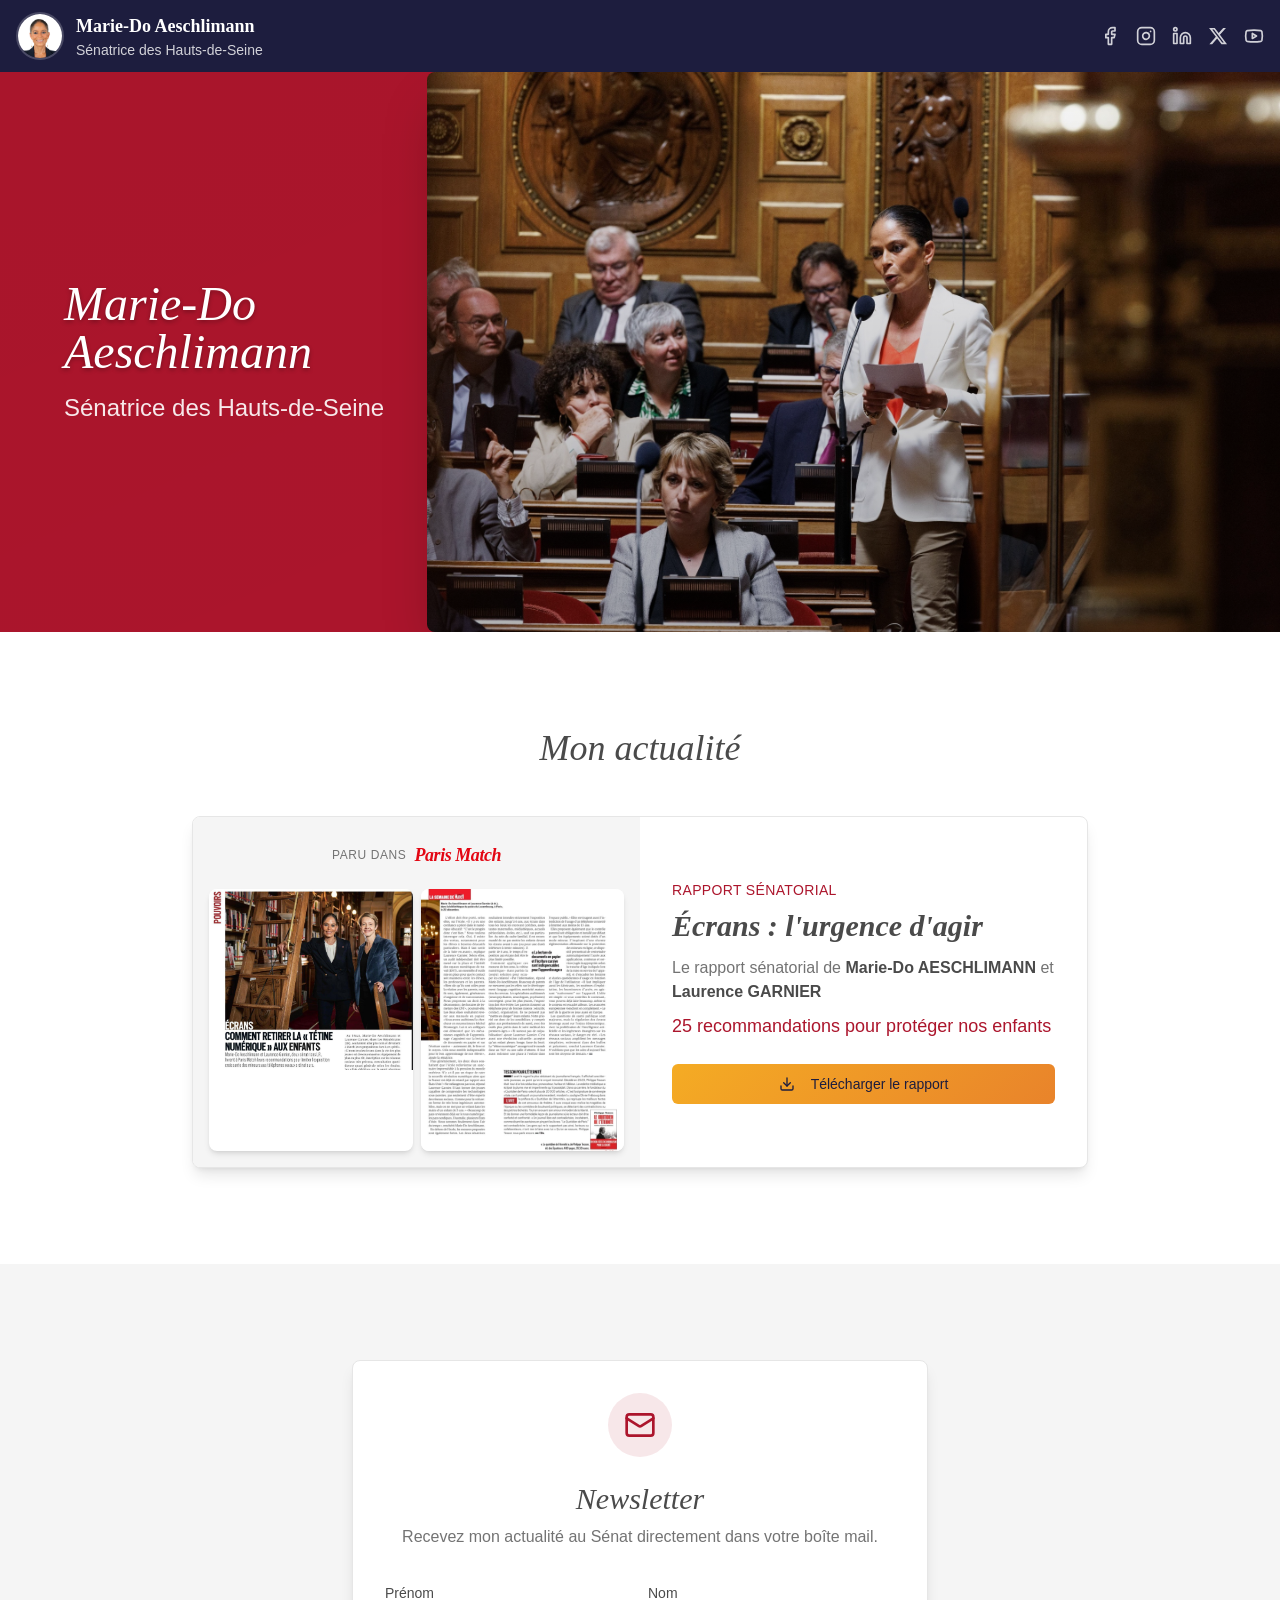
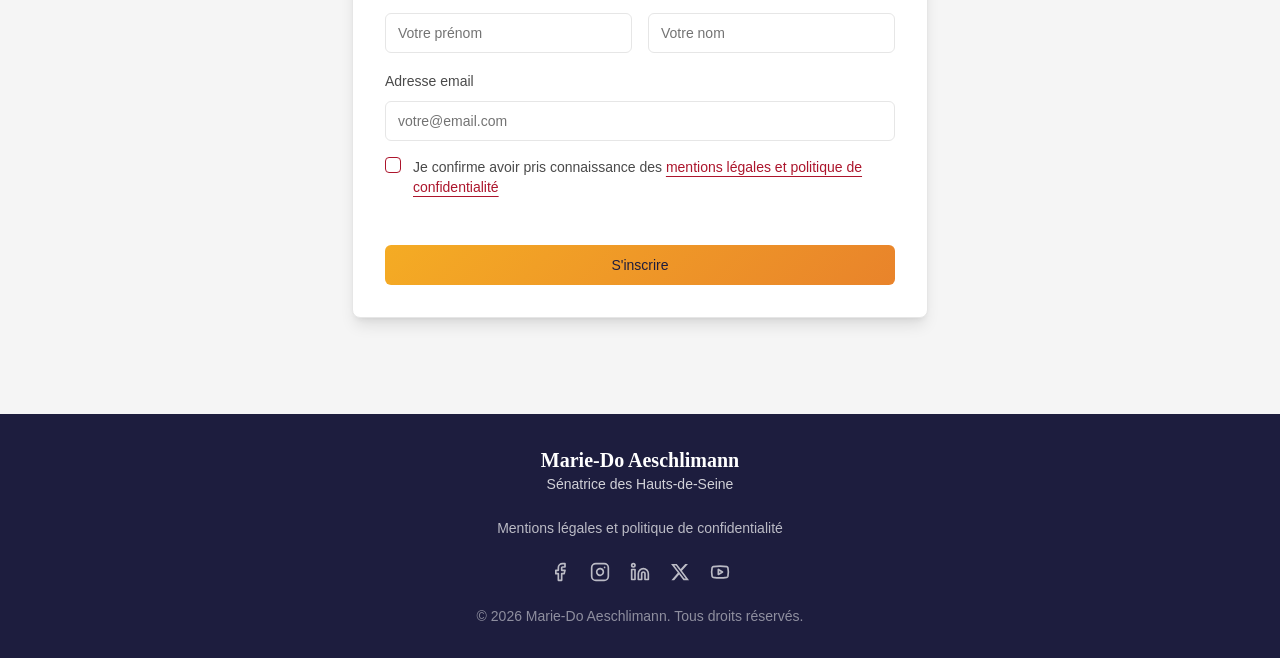
<file: index.html>
<!DOCTYPE html>
    <html lang="en">
      <head>
        <link rel="stylesheet" type="text/css" href="/assets/static/vike-react-b64a028b.BcWtY8Ol.css">
        <link rel="stylesheet" type="text/css" href="/assets/static/src_index-b3c78705.BuAO_7hG.css">
        <meta charset="UTF-8" />
        
    
    <meta name="viewport" content="width=device-width,initial-scale=1">
    <title>Marie-Do Aeschlimann | Sénatrice des Hauts-de-Seine</title><meta name="description" content="Site officiel de Marie-Do Aeschlimann, Sénatrice des Hauts-de-Seine. Découvrez son actualité, ses actions au Sénat et inscrivez-vous à la newsletter."/><meta name="author" content="Marie-Do Aeschlimann"/><meta name="keywords" content="Marie-Do Aeschlimann, Sénatrice, Hauts-de-Seine, Sénat, politique, France, newsletter"/><meta http-equiv="Content-Security-Policy" content="default-src &#x27;self&#x27;; script-src &#x27;self&#x27; &#x27;unsafe-inline&#x27; https://challenges.cloudflare.com; style-src &#x27;self&#x27; &#x27;unsafe-inline&#x27; https://fonts.googleapis.com; img-src &#x27;self&#x27; data: https:; font-src &#x27;self&#x27; data: https://fonts.gstatic.com; connect-src &#x27;self&#x27; https://challenges.cloudflare.com https://*.supabase.co; frame-src https://challenges.cloudflare.com; base-uri &#x27;self&#x27;; object-src &#x27;none&#x27;"/><link rel="canonical" href="https://mdaeschlimann.com//"/><meta property="og:title" content="Marie-Do Aeschlimann | Sénatrice des Hauts-de-Seine"/><meta property="og:description" content="Site officiel de Marie-Do Aeschlimann, Sénatrice des Hauts-de-Seine. Découvrez son actualité, ses actions au Sénat et inscrivez-vous à la newsletter."/><meta property="og:type" content="website"/><meta property="og:url" content="https://mdaeschlimann.com//"/><meta property="og:image" content="https://mdaeschlimann.com/og-image.png"/><meta property="og:locale" content="fr_FR"/><meta property="og:site_name" content="Marie-Do Aeschlimann"/><meta name="twitter:card" content="summary_large_image"/><meta name="twitter:site" content="@MDoAeschlimann"/><meta name="twitter:creator" content="@MDoAeschlimann"/><meta name="twitter:title" content="Marie-Do Aeschlimann | Sénatrice des Hauts-de-Seine"/><meta name="twitter:description" content="Site officiel de Marie-Do Aeschlimann, Sénatrice des Hauts-de-Seine. Découvrez son actualité, ses actions au Sénat et inscrivez-vous à la newsletter."/><meta name="twitter:image" content="https://mdaeschlimann.com/og-image.png"/><script type="application/ld+json">{&quot;@context&quot;:&quot;https://schema.org&quot;,&quot;@type&quot;:&quot;Person&quot;,&quot;name&quot;:&quot;Marie-Do Aeschlimann&quot;,&quot;jobTitle&quot;:&quot;Sénatrice des Hauts-de-Seine&quot;,&quot;description&quot;:&quot;Marie-Do Aeschlimann est Sénatrice des Hauts-de-Seine au Sénat français.&quot;,&quot;url&quot;:&quot;https://mdaeschlimann.com/&quot;,&quot;image&quot;:&quot;https://mdaeschlimann.com/og-image.png&quot;,&quot;sameAs&quot;:[&quot;https://www.facebook.com/mariedo.aeschlimann/&quot;,&quot;https://www.instagram.com/mariedoaeschlimann/&quot;,&quot;https://fr.linkedin.com/in/marie-do-aeschlimann-36a4b576/&quot;,&quot;https://x.com/MDoAeschlimann&quot;,&quot;https://www.youtube.com/@mdoaeschlimann&quot;]}</script><script type="application/ld+json">{&quot;@context&quot;:&quot;https://schema.org&quot;,&quot;@type&quot;:&quot;WebSite&quot;,&quot;name&quot;:&quot;Marie-Do Aeschlimann&quot;,&quot;url&quot;:&quot;https://mdaeschlimann.com/&quot;,&quot;description&quot;:&quot;Site officiel de Marie-Do Aeschlimann, Sénatrice des Hauts-de-Seine&quot;,&quot;publisher&quot;:{&quot;@type&quot;:&quot;Person&quot;,&quot;name&quot;:&quot;Marie-Do Aeschlimann&quot;}}</script>
<title>Marie-Do Aeschlimann | Sénatrice des Hauts-de-Seine</title><meta name="description" content="Site officiel de Marie-Do Aeschlimann, Sénatrice des Hauts-de-Seine. Découvrez son actualité, ses actions au Sénat et inscrivez-vous à la newsletter."/><meta name="author" content="Marie-Do Aeschlimann"/><meta name="keywords" content="Marie-Do Aeschlimann, Sénatrice, Hauts-de-Seine, Sénat, politique, France, newsletter"/><meta http-equiv="Content-Security-Policy" content="default-src &#x27;self&#x27;; script-src &#x27;self&#x27; &#x27;unsafe-inline&#x27; https://challenges.cloudflare.com; style-src &#x27;self&#x27; &#x27;unsafe-inline&#x27; https://fonts.googleapis.com; img-src &#x27;self&#x27; data: https:; font-src &#x27;self&#x27; data: https://fonts.gstatic.com; connect-src &#x27;self&#x27; https://challenges.cloudflare.com https://*.supabase.co; frame-src https://challenges.cloudflare.com; base-uri &#x27;self&#x27;; object-src &#x27;none&#x27;"/><link rel="canonical" href="https://mdaeschlimann.com//"/><meta property="og:title" content="Marie-Do Aeschlimann | Sénatrice des Hauts-de-Seine"/><meta property="og:description" content="Site officiel de Marie-Do Aeschlimann, Sénatrice des Hauts-de-Seine. Découvrez son actualité, ses actions au Sénat et inscrivez-vous à la newsletter."/><meta property="og:type" content="website"/><meta property="og:url" content="https://mdaeschlimann.com//"/><meta property="og:image" content="https://mdaeschlimann.com/og-image.png"/><meta property="og:locale" content="fr_FR"/><meta property="og:site_name" content="Marie-Do Aeschlimann"/><meta name="twitter:card" content="summary_large_image"/><meta name="twitter:site" content="@MDoAeschlimann"/><meta name="twitter:creator" content="@MDoAeschlimann"/><meta name="twitter:title" content="Marie-Do Aeschlimann | Sénatrice des Hauts-de-Seine"/><meta name="twitter:description" content="Site officiel de Marie-Do Aeschlimann, Sénatrice des Hauts-de-Seine. Découvrez son actualité, ses actions au Sénat et inscrivez-vous à la newsletter."/><meta name="twitter:image" content="https://mdaeschlimann.com/og-image.png"/><script type="application/ld+json">{&quot;@context&quot;:&quot;https://schema.org&quot;,&quot;@type&quot;:&quot;Person&quot;,&quot;name&quot;:&quot;Marie-Do Aeschlimann&quot;,&quot;jobTitle&quot;:&quot;Sénatrice des Hauts-de-Seine&quot;,&quot;description&quot;:&quot;Marie-Do Aeschlimann est Sénatrice des Hauts-de-Seine au Sénat français.&quot;,&quot;url&quot;:&quot;https://mdaeschlimann.com/&quot;,&quot;image&quot;:&quot;https://mdaeschlimann.com/og-image.png&quot;,&quot;sameAs&quot;:[&quot;https://www.facebook.com/mariedo.aeschlimann/&quot;,&quot;https://www.instagram.com/mariedoaeschlimann/&quot;,&quot;https://fr.linkedin.com/in/marie-do-aeschlimann-36a4b576/&quot;,&quot;https://x.com/MDoAeschlimann&quot;,&quot;https://www.youtube.com/@mdoaeschlimann&quot;]}</script><script type="application/ld+json">{&quot;@context&quot;:&quot;https://schema.org&quot;,&quot;@type&quot;:&quot;WebSite&quot;,&quot;name&quot;:&quot;Marie-Do Aeschlimann&quot;,&quot;url&quot;:&quot;https://mdaeschlimann.com/&quot;,&quot;description&quot;:&quot;Site officiel de Marie-Do Aeschlimann, Sénatrice des Hauts-de-Seine&quot;,&quot;publisher&quot;:{&quot;@type&quot;:&quot;Person&quot;,&quot;name&quot;:&quot;Marie-Do Aeschlimann&quot;}}</script>
    
    
    
  
      </head>
      <body>
        
        <div id="root"><div class="min-h-screen flex flex-col"><header class="sticky top-0 z-50 bg-secondary"><div class="container mx-auto px-4 py-3"><div class="flex items-center justify-between"><a href="/" class="flex items-center gap-2 sm:gap-3 min-w-0 hover:opacity-90 transition-opacity"><span class="relative flex shrink-0 overflow-hidden rounded-full h-10 w-10 sm:h-12 sm:w-12 flex-shrink-0 border-2 border-primary-foreground/20"><span class="flex h-full w-full items-center justify-center rounded-full bg-primary text-primary-foreground font-serif text-sm sm:text-base">MDA</span></span><div class="text-secondary-foreground"><span class="block text-sm sm:text-lg font-semibold font-serif leading-tight">Marie-Do Aeschlimann</span><span class="block text-xs sm:text-sm opacity-80">Sénatrice des Hauts-de-Seine</span></div></a><nav class="flex items-center gap-3 md:gap-4 flex-shrink-0"><a href="https://www.facebook.com/mariedo.aeschlimann/" target="_blank" rel="noopener noreferrer" class="text-secondary-foreground/80 hover:text-secondary-foreground transition-colors flex-shrink-0" aria-label="Facebook"><svg xmlns="http://www.w3.org/2000/svg" width="24" height="24" viewBox="0 0 24 24" fill="none" stroke="currentColor" stroke-width="2" stroke-linecap="round" stroke-linejoin="round" class="lucide lucide-facebook h-5 w-5"><path d="M18 2h-3a5 5 0 0 0-5 5v3H7v4h3v8h4v-8h3l1-4h-4V7a1 1 0 0 1 1-1h3z"></path></svg></a><a href="https://www.instagram.com/mariedoaeschlimann/" target="_blank" rel="noopener noreferrer" class="text-secondary-foreground/80 hover:text-secondary-foreground transition-colors flex-shrink-0" aria-label="Instagram"><svg xmlns="http://www.w3.org/2000/svg" width="24" height="24" viewBox="0 0 24 24" fill="none" stroke="currentColor" stroke-width="2" stroke-linecap="round" stroke-linejoin="round" class="lucide lucide-instagram h-5 w-5"><rect width="20" height="20" x="2" y="2" rx="5" ry="5"></rect><path d="M16 11.37A4 4 0 1 1 12.63 8 4 4 0 0 1 16 11.37z"></path><line x1="17.5" x2="17.51" y1="6.5" y2="6.5"></line></svg></a><a href="https://fr.linkedin.com/in/marie-do-aeschlimann-36a4b576/" target="_blank" rel="noopener noreferrer" class="text-secondary-foreground/80 hover:text-secondary-foreground transition-colors flex-shrink-0" aria-label="LinkedIn"><svg xmlns="http://www.w3.org/2000/svg" width="24" height="24" viewBox="0 0 24 24" fill="none" stroke="currentColor" stroke-width="2" stroke-linecap="round" stroke-linejoin="round" class="lucide lucide-linkedin h-5 w-5"><path d="M16 8a6 6 0 0 1 6 6v7h-4v-7a2 2 0 0 0-2-2 2 2 0 0 0-2 2v7h-4v-7a6 6 0 0 1 6-6z"></path><rect width="4" height="12" x="2" y="9"></rect><circle cx="4" cy="4" r="2"></circle></svg></a><a href="https://x.com/MDoAeschlimann" target="_blank" rel="noopener noreferrer" class="text-secondary-foreground/80 hover:text-secondary-foreground transition-colors flex-shrink-0" aria-label="X"><svg viewBox="0 0 24 24" class="h-5 w-5" fill="currentColor"><path d="M18.244 2.25h3.308l-7.227 8.26 8.502 11.24H16.17l-5.214-6.817L4.99 21.75H1.68l7.73-8.835L1.254 2.25H8.08l4.713 6.231zm-1.161 17.52h1.833L7.084 4.126H5.117z"></path></svg></a><a href="https://www.youtube.com/@mdoaeschlimann" target="_blank" rel="noopener noreferrer" class="hidden md:block text-secondary-foreground/80 hover:text-secondary-foreground transition-colors flex-shrink-0" aria-label="YouTube"><svg xmlns="http://www.w3.org/2000/svg" width="24" height="24" viewBox="0 0 24 24" fill="none" stroke="currentColor" stroke-width="2" stroke-linecap="round" stroke-linejoin="round" class="lucide lucide-youtube h-5 w-5"><path d="M2.5 17a24.12 24.12 0 0 1 0-10 2 2 0 0 1 1.4-1.4 49.56 49.56 0 0 1 16.2 0A2 2 0 0 1 21.5 7a24.12 24.12 0 0 1 0 10 2 2 0 0 1-1.4 1.4 49.55 49.55 0 0 1-16.2 0A2 2 0 0 1 2.5 17"></path><path d="m10 15 5-3-5-3z"></path></svg></a></nav></div></div></header><main class="flex-1"><section class="relative bg-primary min-h-[50vh] flex items-center overflow-hidden"><div class="absolute inset-0 opacity-10"><div class="absolute inset-0 bg-gradient-to-br from-black/20 to-transparent"></div></div><div class="container mx-auto px-4 lg:px-0 lg:ml-auto lg:mr-0 lg:max-w-none relative z-10"><div class="flex flex-col lg:flex-row items-center lg:items-stretch"><div class="lg:w-1/3 flex items-center justify-center lg:justify-start py-8 md:py-12 lg:py-0 lg:pl-8 xl:pl-16"><div class="text-center lg:text-left"><h1 class="text-3xl md:text-4xl lg:text-5xl font-serif text-primary-foreground leading-tight mb-4 text-shadow"><span class="italic">Marie-Do Aeschlimann</span></h1><p class="text-xl md:text-2xl text-primary-foreground/90 font-light">Sénatrice des Hauts-de-Seine</p></div></div><div class="w-full lg:w-2/3"><div class="relative w-64 h-80 md:w-80 md:h-96 mx-auto lg:w-full lg:h-[500px] xl:h-[560px] lg:rounded-none lg:rounded-l-lg overflow-hidden shadow-2xl"><img src="/assets/static/portrait-senat.C8k244VR.jpg" alt="Marie-Do Aeschlimann au Sénat" class="w-full h-full object-cover object-top"/><div class="absolute inset-0 bg-gradient-to-t from-black/30 to-transparent"></div></div></div></div></div></section><section class="py-16 md:py-24 bg-background"><div class="container mx-auto px-4"><h2 class="text-3xl md:text-4xl font-serif text-foreground text-center mb-12"><span class="italic">Mon actualité</span></h2><div class="rounded-lg border bg-card text-card-foreground max-w-4xl mx-auto overflow-hidden shadow-lg"><div class="p-0"><div class="grid md:grid-cols-2"><div class="flex flex-col p-4 bg-muted"><div class="flex items-center justify-center gap-2 mb-3 py-2"><span class="text-xs text-muted-foreground uppercase tracking-wider">Paru dans</span><span class="font-serif text-lg font-bold text-[#E30613] italic tracking-tight">Paris Match</span></div><div class="grid grid-cols-2 gap-2"><div class="rounded-lg overflow-hidden shadow-md bg-white"><img src="/assets/static/paris-match-1.yq236d5Z.jpg" alt="Paris Match - Marie-Do Aeschlimann et Laurence Garnier sur le rapport Écrans" class="w-full h-auto object-contain"/></div><div class="rounded-lg overflow-hidden shadow-md bg-white"><img src="/assets/static/paris-match-2.6EaKVWfL.jpg" alt="Paris Match - Article sur le rapport sénatorial Écrans" class="w-full h-auto object-contain"/></div></div></div><div class="p-6 md:p-8 flex flex-col justify-center"><span class="text-sm font-medium text-primary uppercase tracking-wide mb-2">Rapport sénatorial</span><h3 class="text-2xl md:text-3xl font-serif font-semibold text-foreground mb-3"><span class="italic">Écrans : l&#x27;urgence d&#x27;agir</span></h3><p class="text-muted-foreground mb-2">Le rapport sénatorial de<!-- --> <strong class="text-foreground">Marie-Do AESCHLIMANN</strong> <!-- -->et <strong class="text-foreground">Laurence GARNIER</strong></p><p class="text-lg font-medium text-primary mb-6">25 recommandations pour protéger nos enfants</p><a href="/documents/rapport-ecrans-urgence-agir.pdf" download="Rapport_Ecrans_Urgence_Agir.pdf" target="_blank" rel="noopener noreferrer" class="inline-flex items-center justify-center gap-2 whitespace-nowrap rounded-md text-sm font-medium ring-offset-background focus-visible:outline-none focus-visible:ring-2 focus-visible:ring-ring focus-visible:ring-offset-2 disabled:pointer-events-none disabled:opacity-50 [&amp;_svg]:pointer-events-none [&amp;_svg]:size-4 [&amp;_svg]:shrink-0 bg-primary hover:bg-primary/90 h-10 px-4 py-2 gradient-cta text-accent-foreground hover:opacity-90 transition-opacity w-full md:w-auto"><svg xmlns="http://www.w3.org/2000/svg" width="24" height="24" viewBox="0 0 24 24" fill="none" stroke="currentColor" stroke-width="2" stroke-linecap="round" stroke-linejoin="round" class="lucide lucide-download h-4 w-4 mr-2"><path d="M21 15v4a2 2 0 0 1-2 2H5a2 2 0 0 1-2-2v-4"></path><polyline points="7 10 12 15 17 10"></polyline><line x1="12" x2="12" y1="15" y2="3"></line></svg>Télécharger le rapport</a></div></div></div></div></div></section><section class="py-16 md:py-24 bg-muted"><div class="container mx-auto px-4"><div class="rounded-lg border bg-card text-card-foreground max-w-xl mx-auto shadow-lg"><div class="p-8"><div class="flex justify-center mb-6"><div class="w-16 h-16 rounded-full bg-primary/10 flex items-center justify-center"><svg xmlns="http://www.w3.org/2000/svg" width="24" height="24" viewBox="0 0 24 24" fill="none" stroke="currentColor" stroke-width="2" stroke-linecap="round" stroke-linejoin="round" class="lucide lucide-mail h-8 w-8 text-primary"><rect width="20" height="16" x="2" y="4" rx="2"></rect><path d="m22 7-8.97 5.7a1.94 1.94 0 0 1-2.06 0L2 7"></path></svg></div></div><h2 class="text-2xl md:text-3xl font-serif text-foreground text-center mb-2"><span class="italic">Newsletter</span></h2><p class="text-muted-foreground text-center mb-8">Recevez mon actualité au Sénat directement dans votre boîte mail.</p><form class="space-y-4"><div aria-hidden="true" style="position:absolute;left:-9999px;top:-9999px"><label for="website">Website</label><input type="text" id="website" name="website" tabindex="-1" autoComplete="off" value=""/></div><div class="grid grid-cols-1 md:grid-cols-2 gap-4"><div class="space-y-2"><label class="text-sm font-medium leading-none peer-disabled:cursor-not-allowed peer-disabled:opacity-70" for=":R59r:-form-item">Prénom</label><input class="flex h-10 w-full rounded-md border border-input bg-background px-3 py-2 text-base ring-offset-background file:border-0 file:bg-transparent file:text-sm file:font-medium file:text-foreground placeholder:text-muted-foreground focus-visible:outline-none focus-visible:ring-2 focus-visible:ring-ring focus-visible:ring-offset-2 disabled:cursor-not-allowed disabled:opacity-50 md:text-sm" placeholder="Votre prénom" autoComplete="given-name" name="firstName" id=":R59r:-form-item" aria-describedby=":R59r:-form-item-description" aria-invalid="false" value=""/></div><div class="space-y-2"><label class="text-sm font-medium leading-none peer-disabled:cursor-not-allowed peer-disabled:opacity-70" for=":R99r:-form-item">Nom</label><input class="flex h-10 w-full rounded-md border border-input bg-background px-3 py-2 text-base ring-offset-background file:border-0 file:bg-transparent file:text-sm file:font-medium file:text-foreground placeholder:text-muted-foreground focus-visible:outline-none focus-visible:ring-2 focus-visible:ring-ring focus-visible:ring-offset-2 disabled:cursor-not-allowed disabled:opacity-50 md:text-sm" placeholder="Votre nom" autoComplete="family-name" name="lastName" id=":R99r:-form-item" aria-describedby=":R99r:-form-item-description" aria-invalid="false" value=""/></div></div><div class="space-y-2"><label class="text-sm font-medium leading-none peer-disabled:cursor-not-allowed peer-disabled:opacity-70" for=":R1pr:-form-item">Adresse email</label><input type="email" class="flex h-10 w-full rounded-md border border-input bg-background px-3 py-2 text-base ring-offset-background file:border-0 file:bg-transparent file:text-sm file:font-medium file:text-foreground placeholder:text-muted-foreground focus-visible:outline-none focus-visible:ring-2 focus-visible:ring-ring focus-visible:ring-offset-2 disabled:cursor-not-allowed disabled:opacity-50 md:text-sm" placeholder="votre@email.com" autoComplete="email" name="email" id=":R1pr:-form-item" aria-describedby=":R1pr:-form-item-description" aria-invalid="false" value=""/></div><div class="flex flex-row items-start space-x-3 space-y-0"><button type="button" role="checkbox" aria-checked="false" data-state="unchecked" value="on" class="peer h-4 w-4 shrink-0 rounded-sm border border-primary ring-offset-background data-[state=checked]:bg-primary data-[state=checked]:text-primary-foreground focus-visible:outline-none focus-visible:ring-2 focus-visible:ring-ring focus-visible:ring-offset-2 disabled:cursor-not-allowed disabled:opacity-50" id=":R29r:-form-item" aria-describedby=":R29r:-form-item-description" aria-invalid="false"></button><input type="checkbox" aria-hidden="true" tabindex="-1" style="position:absolute;pointer-events:none;opacity:0;margin:0;transform:translateX(-100%)" value="on"/><div class="space-y-1 leading-none"><label class="peer-disabled:cursor-not-allowed peer-disabled:opacity-70 text-sm font-normal" for=":R29r:-form-item">Je confirme avoir pris connaissance des<!-- --> <a href="/mentions-legales" class="text-primary underline underline-offset-4 hover:text-primary/80">mentions légales et politique de confidentialité</a></label></div></div><div class="py-2"><div class="flex justify-center"></div></div><button class="inline-flex items-center justify-center gap-2 whitespace-nowrap rounded-md text-sm font-medium ring-offset-background focus-visible:outline-none focus-visible:ring-2 focus-visible:ring-ring focus-visible:ring-offset-2 disabled:pointer-events-none disabled:opacity-50 [&amp;_svg]:pointer-events-none [&amp;_svg]:size-4 [&amp;_svg]:shrink-0 bg-primary hover:bg-primary/90 h-10 px-4 py-2 w-full gradient-cta text-accent-foreground hover:opacity-90 transition-opacity" type="submit">S&#x27;inscrire</button></form></div></div></div></section></main><footer class="bg-secondary py-8"><div class="container mx-auto px-4"><div class="flex flex-col items-center gap-6"><div class="text-center text-secondary-foreground"><h3 class="text-xl font-serif font-semibold">Marie-Do Aeschlimann</h3><p class="text-sm opacity-80">Sénatrice des Hauts-de-Seine</p></div><a href="/mentions-legales" class="text-secondary-foreground/70 hover:text-secondary-foreground text-sm underline-offset-4 hover:underline transition-colors">Mentions légales et politique de confidentialité</a><div class="flex items-center gap-5"><a href="https://www.facebook.com/mariedo.aeschlimann/" target="_blank" rel="noopener noreferrer" class="text-secondary-foreground/70 hover:text-secondary-foreground transition-colors" aria-label="Facebook"><svg xmlns="http://www.w3.org/2000/svg" width="24" height="24" viewBox="0 0 24 24" fill="none" stroke="currentColor" stroke-width="2" stroke-linecap="round" stroke-linejoin="round" class="lucide lucide-facebook h-5 w-5"><path d="M18 2h-3a5 5 0 0 0-5 5v3H7v4h3v8h4v-8h3l1-4h-4V7a1 1 0 0 1 1-1h3z"></path></svg></a><a href="https://www.instagram.com/mariedoaeschlimann/" target="_blank" rel="noopener noreferrer" class="text-secondary-foreground/70 hover:text-secondary-foreground transition-colors" aria-label="Instagram"><svg xmlns="http://www.w3.org/2000/svg" width="24" height="24" viewBox="0 0 24 24" fill="none" stroke="currentColor" stroke-width="2" stroke-linecap="round" stroke-linejoin="round" class="lucide lucide-instagram h-5 w-5"><rect width="20" height="20" x="2" y="2" rx="5" ry="5"></rect><path d="M16 11.37A4 4 0 1 1 12.63 8 4 4 0 0 1 16 11.37z"></path><line x1="17.5" x2="17.51" y1="6.5" y2="6.5"></line></svg></a><a href="https://fr.linkedin.com/in/marie-do-aeschlimann-36a4b576/" target="_blank" rel="noopener noreferrer" class="text-secondary-foreground/70 hover:text-secondary-foreground transition-colors" aria-label="LinkedIn"><svg xmlns="http://www.w3.org/2000/svg" width="24" height="24" viewBox="0 0 24 24" fill="none" stroke="currentColor" stroke-width="2" stroke-linecap="round" stroke-linejoin="round" class="lucide lucide-linkedin h-5 w-5"><path d="M16 8a6 6 0 0 1 6 6v7h-4v-7a2 2 0 0 0-2-2 2 2 0 0 0-2 2v7h-4v-7a6 6 0 0 1 6-6z"></path><rect width="4" height="12" x="2" y="9"></rect><circle cx="4" cy="4" r="2"></circle></svg></a><a href="https://x.com/MDoAeschlimann" target="_blank" rel="noopener noreferrer" class="text-secondary-foreground/70 hover:text-secondary-foreground transition-colors" aria-label="X"><svg viewBox="0 0 24 24" class="h-5 w-5" fill="currentColor"><path d="M18.244 2.25h3.308l-7.227 8.26 8.502 11.24H16.17l-5.214-6.817L4.99 21.75H1.68l7.73-8.835L1.254 2.25H8.08l4.713 6.231zm-1.161 17.52h1.833L7.084 4.126H5.117z"></path></svg></a><a href="https://www.youtube.com/@mdoaeschlimann" target="_blank" rel="noopener noreferrer" class="text-secondary-foreground/70 hover:text-secondary-foreground transition-colors" aria-label="YouTube"><svg xmlns="http://www.w3.org/2000/svg" width="24" height="24" viewBox="0 0 24 24" fill="none" stroke="currentColor" stroke-width="2" stroke-linecap="round" stroke-linejoin="round" class="lucide lucide-youtube h-5 w-5"><path d="M2.5 17a24.12 24.12 0 0 1 0-10 2 2 0 0 1 1.4-1.4 49.56 49.56 0 0 1 16.2 0A2 2 0 0 1 21.5 7a24.12 24.12 0 0 1 0 10 2 2 0 0 1-1.4 1.4 49.55 49.55 0 0 1-16.2 0A2 2 0 0 1 2.5 17"></path><path d="m10 15 5-3-5-3z"></path></svg></a></div><p class="text-secondary-foreground/50 text-sm">© 2026 Marie-Do Aeschlimann. Tous droits réservés.</p></div></div></footer></div></div>
        
        <script id="vike_pageContext" type="application/json">{"_urlRewrite":null,"pageId":"/pages/index","routeParams":{}}</script>
        <script id="vike_globalContext" type="application/json">{}</script>
        <script src="/assets/entries/entry-client-routing.CavqNm3a.js" type="module" async></script>
        <link rel="modulepreload" href="/assets/entries/pages_index.D-mmQCP7.js" as="script" type="text/javascript">
        <link rel="modulepreload" href="/assets/chunks/chunk-CUdXPrVP.js" as="script" type="text/javascript">
        <link rel="modulepreload" href="/assets/chunks/chunk-B1jr03d6.js" as="script" type="text/javascript">
        <link rel="modulepreload" href="/assets/chunks/chunk-BXOJw0-6.js" as="script" type="text/javascript">
        <link rel="modulepreload" href="/assets/chunks/chunk-D7HrI6pR.js" as="script" type="text/javascript">
      </body>
    </html>
</file>
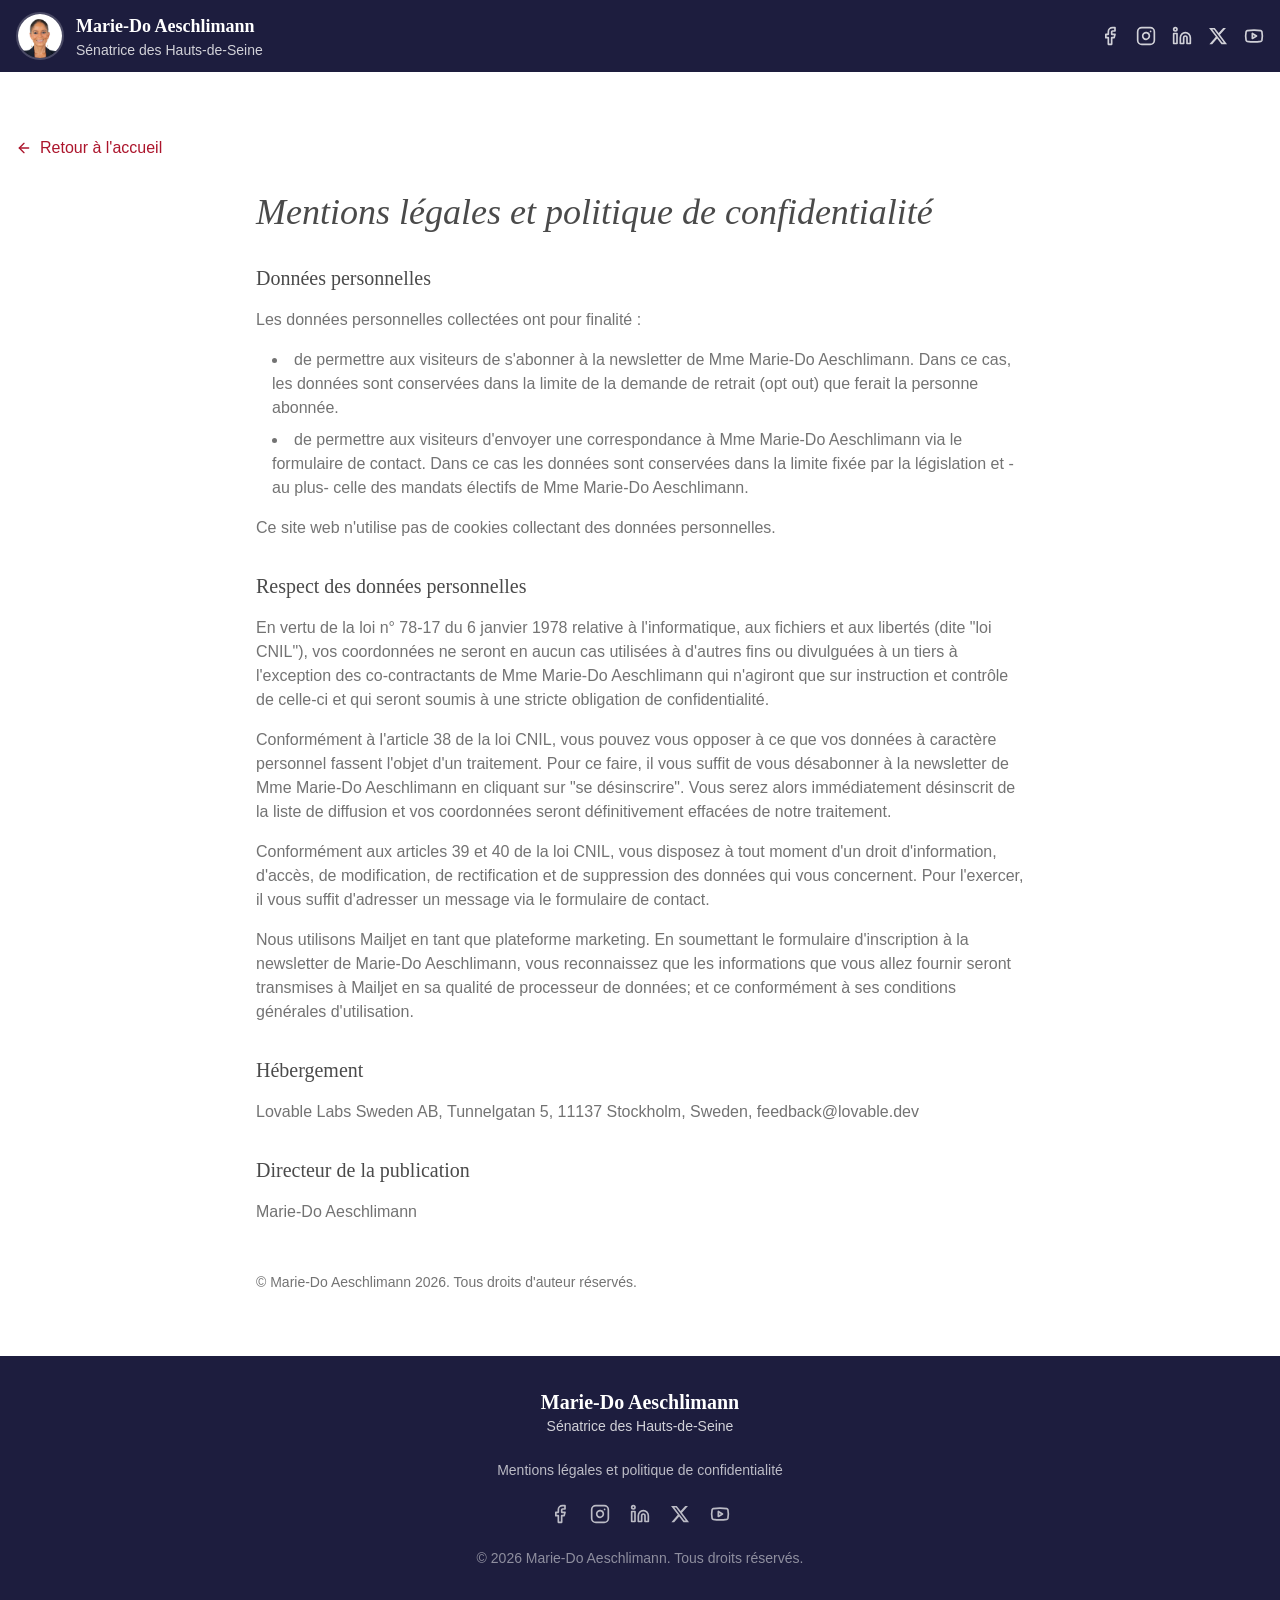
<file: mentions-legales/index.html>
<!DOCTYPE html>
    <html lang="en">
      <head>
        <link rel="stylesheet" type="text/css" href="/assets/static/vike-react-b64a028b.BcWtY8Ol.css">
        <link rel="stylesheet" type="text/css" href="/assets/static/src_index-b3c78705.BuAO_7hG.css">
        <meta charset="UTF-8" />
        
    
    <meta name="viewport" content="width=device-width,initial-scale=1">
    <title>Mentions légales | Marie-Do Aeschlimann</title><meta name="description" content="Mentions légales et politique de confidentialité du site de Marie-Do Aeschlimann."/><meta name="author" content="Marie-Do Aeschlimann"/><meta name="keywords" content="Marie-Do Aeschlimann, Sénatrice, Hauts-de-Seine, Sénat, politique, France, newsletter"/><meta http-equiv="Content-Security-Policy" content="default-src &#x27;self&#x27;; script-src &#x27;self&#x27; &#x27;unsafe-inline&#x27; https://challenges.cloudflare.com; style-src &#x27;self&#x27; &#x27;unsafe-inline&#x27; https://fonts.googleapis.com; img-src &#x27;self&#x27; data: https:; font-src &#x27;self&#x27; data: https://fonts.gstatic.com; connect-src &#x27;self&#x27; https://challenges.cloudflare.com https://*.supabase.co; frame-src https://challenges.cloudflare.com; base-uri &#x27;self&#x27;; object-src &#x27;none&#x27;"/><link rel="canonical" href="https://mdaeschlimann.com//mentions-legales"/><meta property="og:title" content="Mentions légales | Marie-Do Aeschlimann"/><meta property="og:description" content="Mentions légales et politique de confidentialité du site de Marie-Do Aeschlimann."/><meta property="og:type" content="website"/><meta property="og:url" content="https://mdaeschlimann.com//mentions-legales"/><meta property="og:image" content="https://mdaeschlimann.com/og-image.png"/><meta property="og:locale" content="fr_FR"/><meta property="og:site_name" content="Marie-Do Aeschlimann"/><meta name="twitter:card" content="summary_large_image"/><meta name="twitter:site" content="@MDoAeschlimann"/><meta name="twitter:creator" content="@MDoAeschlimann"/><meta name="twitter:title" content="Mentions légales | Marie-Do Aeschlimann"/><meta name="twitter:description" content="Mentions légales et politique de confidentialité du site de Marie-Do Aeschlimann."/><meta name="twitter:image" content="https://mdaeschlimann.com/og-image.png"/><script type="application/ld+json">{&quot;@context&quot;:&quot;https://schema.org&quot;,&quot;@type&quot;:&quot;Person&quot;,&quot;name&quot;:&quot;Marie-Do Aeschlimann&quot;,&quot;jobTitle&quot;:&quot;Sénatrice des Hauts-de-Seine&quot;,&quot;description&quot;:&quot;Marie-Do Aeschlimann est Sénatrice des Hauts-de-Seine au Sénat français.&quot;,&quot;url&quot;:&quot;https://mdaeschlimann.com/&quot;,&quot;image&quot;:&quot;https://mdaeschlimann.com/og-image.png&quot;,&quot;sameAs&quot;:[&quot;https://www.facebook.com/mariedo.aeschlimann/&quot;,&quot;https://www.instagram.com/mariedoaeschlimann/&quot;,&quot;https://fr.linkedin.com/in/marie-do-aeschlimann-36a4b576/&quot;,&quot;https://x.com/MDoAeschlimann&quot;,&quot;https://www.youtube.com/@mdoaeschlimann&quot;]}</script><script type="application/ld+json">{&quot;@context&quot;:&quot;https://schema.org&quot;,&quot;@type&quot;:&quot;WebSite&quot;,&quot;name&quot;:&quot;Marie-Do Aeschlimann&quot;,&quot;url&quot;:&quot;https://mdaeschlimann.com/&quot;,&quot;description&quot;:&quot;Site officiel de Marie-Do Aeschlimann, Sénatrice des Hauts-de-Seine&quot;,&quot;publisher&quot;:{&quot;@type&quot;:&quot;Person&quot;,&quot;name&quot;:&quot;Marie-Do Aeschlimann&quot;}}</script>
<title>Marie-Do Aeschlimann | Sénatrice des Hauts-de-Seine</title><meta name="description" content="Site officiel de Marie-Do Aeschlimann, Sénatrice des Hauts-de-Seine. Découvrez son actualité, ses actions au Sénat et inscrivez-vous à la newsletter."/><meta name="author" content="Marie-Do Aeschlimann"/><meta name="keywords" content="Marie-Do Aeschlimann, Sénatrice, Hauts-de-Seine, Sénat, politique, France, newsletter"/><meta http-equiv="Content-Security-Policy" content="default-src &#x27;self&#x27;; script-src &#x27;self&#x27; &#x27;unsafe-inline&#x27; https://challenges.cloudflare.com; style-src &#x27;self&#x27; &#x27;unsafe-inline&#x27; https://fonts.googleapis.com; img-src &#x27;self&#x27; data: https:; font-src &#x27;self&#x27; data: https://fonts.gstatic.com; connect-src &#x27;self&#x27; https://challenges.cloudflare.com https://*.supabase.co; frame-src https://challenges.cloudflare.com; base-uri &#x27;self&#x27;; object-src &#x27;none&#x27;"/><link rel="canonical" href="https://mdaeschlimann.com//"/><meta property="og:title" content="Marie-Do Aeschlimann | Sénatrice des Hauts-de-Seine"/><meta property="og:description" content="Site officiel de Marie-Do Aeschlimann, Sénatrice des Hauts-de-Seine. Découvrez son actualité, ses actions au Sénat et inscrivez-vous à la newsletter."/><meta property="og:type" content="website"/><meta property="og:url" content="https://mdaeschlimann.com//"/><meta property="og:image" content="https://mdaeschlimann.com/og-image.png"/><meta property="og:locale" content="fr_FR"/><meta property="og:site_name" content="Marie-Do Aeschlimann"/><meta name="twitter:card" content="summary_large_image"/><meta name="twitter:site" content="@MDoAeschlimann"/><meta name="twitter:creator" content="@MDoAeschlimann"/><meta name="twitter:title" content="Marie-Do Aeschlimann | Sénatrice des Hauts-de-Seine"/><meta name="twitter:description" content="Site officiel de Marie-Do Aeschlimann, Sénatrice des Hauts-de-Seine. Découvrez son actualité, ses actions au Sénat et inscrivez-vous à la newsletter."/><meta name="twitter:image" content="https://mdaeschlimann.com/og-image.png"/><script type="application/ld+json">{&quot;@context&quot;:&quot;https://schema.org&quot;,&quot;@type&quot;:&quot;Person&quot;,&quot;name&quot;:&quot;Marie-Do Aeschlimann&quot;,&quot;jobTitle&quot;:&quot;Sénatrice des Hauts-de-Seine&quot;,&quot;description&quot;:&quot;Marie-Do Aeschlimann est Sénatrice des Hauts-de-Seine au Sénat français.&quot;,&quot;url&quot;:&quot;https://mdaeschlimann.com/&quot;,&quot;image&quot;:&quot;https://mdaeschlimann.com/og-image.png&quot;,&quot;sameAs&quot;:[&quot;https://www.facebook.com/mariedo.aeschlimann/&quot;,&quot;https://www.instagram.com/mariedoaeschlimann/&quot;,&quot;https://fr.linkedin.com/in/marie-do-aeschlimann-36a4b576/&quot;,&quot;https://x.com/MDoAeschlimann&quot;,&quot;https://www.youtube.com/@mdoaeschlimann&quot;]}</script><script type="application/ld+json">{&quot;@context&quot;:&quot;https://schema.org&quot;,&quot;@type&quot;:&quot;WebSite&quot;,&quot;name&quot;:&quot;Marie-Do Aeschlimann&quot;,&quot;url&quot;:&quot;https://mdaeschlimann.com/&quot;,&quot;description&quot;:&quot;Site officiel de Marie-Do Aeschlimann, Sénatrice des Hauts-de-Seine&quot;,&quot;publisher&quot;:{&quot;@type&quot;:&quot;Person&quot;,&quot;name&quot;:&quot;Marie-Do Aeschlimann&quot;}}</script>
    
    
    
  
      </head>
      <body>
        
        <div id="root"><div class="min-h-screen flex flex-col"><header class="sticky top-0 z-50 bg-secondary"><div class="container mx-auto px-4 py-3"><div class="flex items-center justify-between"><a href="/" class="flex items-center gap-2 sm:gap-3 min-w-0 hover:opacity-90 transition-opacity"><span class="relative flex shrink-0 overflow-hidden rounded-full h-10 w-10 sm:h-12 sm:w-12 flex-shrink-0 border-2 border-primary-foreground/20"><span class="flex h-full w-full items-center justify-center rounded-full bg-primary text-primary-foreground font-serif text-sm sm:text-base">MDA</span></span><div class="text-secondary-foreground"><span class="block text-sm sm:text-lg font-semibold font-serif leading-tight">Marie-Do Aeschlimann</span><span class="block text-xs sm:text-sm opacity-80">Sénatrice des Hauts-de-Seine</span></div></a><nav class="flex items-center gap-3 md:gap-4 flex-shrink-0"><a href="https://www.facebook.com/mariedo.aeschlimann/" target="_blank" rel="noopener noreferrer" class="text-secondary-foreground/80 hover:text-secondary-foreground transition-colors flex-shrink-0" aria-label="Facebook"><svg xmlns="http://www.w3.org/2000/svg" width="24" height="24" viewBox="0 0 24 24" fill="none" stroke="currentColor" stroke-width="2" stroke-linecap="round" stroke-linejoin="round" class="lucide lucide-facebook h-5 w-5"><path d="M18 2h-3a5 5 0 0 0-5 5v3H7v4h3v8h4v-8h3l1-4h-4V7a1 1 0 0 1 1-1h3z"></path></svg></a><a href="https://www.instagram.com/mariedoaeschlimann/" target="_blank" rel="noopener noreferrer" class="text-secondary-foreground/80 hover:text-secondary-foreground transition-colors flex-shrink-0" aria-label="Instagram"><svg xmlns="http://www.w3.org/2000/svg" width="24" height="24" viewBox="0 0 24 24" fill="none" stroke="currentColor" stroke-width="2" stroke-linecap="round" stroke-linejoin="round" class="lucide lucide-instagram h-5 w-5"><rect width="20" height="20" x="2" y="2" rx="5" ry="5"></rect><path d="M16 11.37A4 4 0 1 1 12.63 8 4 4 0 0 1 16 11.37z"></path><line x1="17.5" x2="17.51" y1="6.5" y2="6.5"></line></svg></a><a href="https://fr.linkedin.com/in/marie-do-aeschlimann-36a4b576/" target="_blank" rel="noopener noreferrer" class="text-secondary-foreground/80 hover:text-secondary-foreground transition-colors flex-shrink-0" aria-label="LinkedIn"><svg xmlns="http://www.w3.org/2000/svg" width="24" height="24" viewBox="0 0 24 24" fill="none" stroke="currentColor" stroke-width="2" stroke-linecap="round" stroke-linejoin="round" class="lucide lucide-linkedin h-5 w-5"><path d="M16 8a6 6 0 0 1 6 6v7h-4v-7a2 2 0 0 0-2-2 2 2 0 0 0-2 2v7h-4v-7a6 6 0 0 1 6-6z"></path><rect width="4" height="12" x="2" y="9"></rect><circle cx="4" cy="4" r="2"></circle></svg></a><a href="https://x.com/MDoAeschlimann" target="_blank" rel="noopener noreferrer" class="text-secondary-foreground/80 hover:text-secondary-foreground transition-colors flex-shrink-0" aria-label="X"><svg viewBox="0 0 24 24" class="h-5 w-5" fill="currentColor"><path d="M18.244 2.25h3.308l-7.227 8.26 8.502 11.24H16.17l-5.214-6.817L4.99 21.75H1.68l7.73-8.835L1.254 2.25H8.08l4.713 6.231zm-1.161 17.52h1.833L7.084 4.126H5.117z"></path></svg></a><a href="https://www.youtube.com/@mdoaeschlimann" target="_blank" rel="noopener noreferrer" class="hidden md:block text-secondary-foreground/80 hover:text-secondary-foreground transition-colors flex-shrink-0" aria-label="YouTube"><svg xmlns="http://www.w3.org/2000/svg" width="24" height="24" viewBox="0 0 24 24" fill="none" stroke="currentColor" stroke-width="2" stroke-linecap="round" stroke-linejoin="round" class="lucide lucide-youtube h-5 w-5"><path d="M2.5 17a24.12 24.12 0 0 1 0-10 2 2 0 0 1 1.4-1.4 49.56 49.56 0 0 1 16.2 0A2 2 0 0 1 21.5 7a24.12 24.12 0 0 1 0 10 2 2 0 0 1-1.4 1.4 49.55 49.55 0 0 1-16.2 0A2 2 0 0 1 2.5 17"></path><path d="m10 15 5-3-5-3z"></path></svg></a></nav></div></div></header><main class="flex-1 py-12 md:py-16"><div class="container mx-auto px-4"><a href="/" class="inline-flex items-center text-primary hover:text-primary/80 mb-8 transition-colors"><svg xmlns="http://www.w3.org/2000/svg" width="24" height="24" viewBox="0 0 24 24" fill="none" stroke="currentColor" stroke-width="2" stroke-linecap="round" stroke-linejoin="round" class="lucide lucide-arrow-left h-4 w-4 mr-2"><path d="m12 19-7-7 7-7"></path><path d="M19 12H5"></path></svg>Retour à l&#x27;accueil</a><div class="max-w-3xl mx-auto prose prose-gray"><h1 class="text-3xl md:text-4xl font-serif text-foreground mb-8"><span class="italic">Mentions légales et politique de confidentialité</span></h1><section class="mb-8"><h2 class="text-xl font-serif text-foreground mb-4">Données personnelles</h2><p class="text-muted-foreground mb-4">Les données personnelles collectées ont pour finalité :</p><ul class="list-disc list-inside text-muted-foreground space-y-2 ml-4"><li>de permettre aux visiteurs de s&#x27;abonner à la newsletter de Mme Marie-Do Aeschlimann. Dans ce cas, les données sont conservées dans la limite de la demande de retrait (opt out) que ferait la personne abonnée.</li><li>de permettre aux visiteurs d&#x27;envoyer une correspondance à Mme Marie-Do Aeschlimann via le formulaire de contact. Dans ce cas les données sont conservées dans la limite fixée par la législation et -au plus- celle des mandats électifs de Mme Marie-Do Aeschlimann.</li></ul><p class="text-muted-foreground mt-4">Ce site web n&#x27;utilise pas de cookies collectant des données personnelles.</p></section><section class="mb-8"><h2 class="text-xl font-serif text-foreground mb-4">Respect des données personnelles</h2><p class="text-muted-foreground mb-4">En vertu de la loi n° 78-17 du 6 janvier 1978 relative à l&#x27;informatique, aux fichiers et aux libertés (dite &quot;loi CNIL&quot;), vos coordonnées ne seront en aucun cas utilisées à d&#x27;autres fins ou divulguées à un tiers à l&#x27;exception des co-contractants de Mme Marie-Do Aeschlimann qui n&#x27;agiront que sur instruction et contrôle de celle-ci et qui seront soumis à une stricte obligation de confidentialité.</p><p class="text-muted-foreground mb-4">Conformément à l&#x27;article 38 de la loi CNIL, vous pouvez vous opposer à ce que vos données à caractère personnel fassent l&#x27;objet d&#x27;un traitement. Pour ce faire, il vous suffit de vous désabonner à la newsletter de Mme Marie-Do Aeschlimann en cliquant sur &quot;se désinscrire&quot;. Vous serez alors immédiatement désinscrit de la liste de diffusion et vos coordonnées seront définitivement effacées de notre traitement.</p><p class="text-muted-foreground mb-4">Conformément aux articles 39 et 40 de la loi CNIL, vous disposez à tout moment d&#x27;un droit d&#x27;information, d&#x27;accès, de modification, de rectification et de suppression des données qui vous concernent. Pour l&#x27;exercer, il vous suffit d&#x27;adresser un message via le formulaire de contact.</p><p class="text-muted-foreground">Nous utilisons Mailjet en tant que plateforme marketing. En soumettant le formulaire d&#x27;inscription à la newsletter de Marie-Do Aeschlimann, vous reconnaissez que les informations que vous allez fournir seront transmises à Mailjet en sa qualité de processeur de données; et ce conformément à ses conditions générales d&#x27;utilisation.</p></section><section class="mb-8"><h2 class="text-xl font-serif text-foreground mb-4">Hébergement</h2><p class="text-muted-foreground">Lovable Labs Sweden AB, Tunnelgatan 5, 11137 Stockholm, Sweden, feedback@lovable.dev</p></section><section class="mb-8"><h2 class="text-xl font-serif text-foreground mb-4">Directeur de la publication</h2><p class="text-muted-foreground">Marie-Do Aeschlimann</p></section><p class="text-sm text-muted-foreground mt-12">© Marie-Do Aeschlimann 2026. Tous droits d&#x27;auteur réservés.</p></div></div></main><footer class="bg-secondary py-8"><div class="container mx-auto px-4"><div class="flex flex-col items-center gap-6"><div class="text-center text-secondary-foreground"><h3 class="text-xl font-serif font-semibold">Marie-Do Aeschlimann</h3><p class="text-sm opacity-80">Sénatrice des Hauts-de-Seine</p></div><a href="/mentions-legales" class="text-secondary-foreground/70 hover:text-secondary-foreground text-sm underline-offset-4 hover:underline transition-colors">Mentions légales et politique de confidentialité</a><div class="flex items-center gap-5"><a href="https://www.facebook.com/mariedo.aeschlimann/" target="_blank" rel="noopener noreferrer" class="text-secondary-foreground/70 hover:text-secondary-foreground transition-colors" aria-label="Facebook"><svg xmlns="http://www.w3.org/2000/svg" width="24" height="24" viewBox="0 0 24 24" fill="none" stroke="currentColor" stroke-width="2" stroke-linecap="round" stroke-linejoin="round" class="lucide lucide-facebook h-5 w-5"><path d="M18 2h-3a5 5 0 0 0-5 5v3H7v4h3v8h4v-8h3l1-4h-4V7a1 1 0 0 1 1-1h3z"></path></svg></a><a href="https://www.instagram.com/mariedoaeschlimann/" target="_blank" rel="noopener noreferrer" class="text-secondary-foreground/70 hover:text-secondary-foreground transition-colors" aria-label="Instagram"><svg xmlns="http://www.w3.org/2000/svg" width="24" height="24" viewBox="0 0 24 24" fill="none" stroke="currentColor" stroke-width="2" stroke-linecap="round" stroke-linejoin="round" class="lucide lucide-instagram h-5 w-5"><rect width="20" height="20" x="2" y="2" rx="5" ry="5"></rect><path d="M16 11.37A4 4 0 1 1 12.63 8 4 4 0 0 1 16 11.37z"></path><line x1="17.5" x2="17.51" y1="6.5" y2="6.5"></line></svg></a><a href="https://fr.linkedin.com/in/marie-do-aeschlimann-36a4b576/" target="_blank" rel="noopener noreferrer" class="text-secondary-foreground/70 hover:text-secondary-foreground transition-colors" aria-label="LinkedIn"><svg xmlns="http://www.w3.org/2000/svg" width="24" height="24" viewBox="0 0 24 24" fill="none" stroke="currentColor" stroke-width="2" stroke-linecap="round" stroke-linejoin="round" class="lucide lucide-linkedin h-5 w-5"><path d="M16 8a6 6 0 0 1 6 6v7h-4v-7a2 2 0 0 0-2-2 2 2 0 0 0-2 2v7h-4v-7a6 6 0 0 1 6-6z"></path><rect width="4" height="12" x="2" y="9"></rect><circle cx="4" cy="4" r="2"></circle></svg></a><a href="https://x.com/MDoAeschlimann" target="_blank" rel="noopener noreferrer" class="text-secondary-foreground/70 hover:text-secondary-foreground transition-colors" aria-label="X"><svg viewBox="0 0 24 24" class="h-5 w-5" fill="currentColor"><path d="M18.244 2.25h3.308l-7.227 8.26 8.502 11.24H16.17l-5.214-6.817L4.99 21.75H1.68l7.73-8.835L1.254 2.25H8.08l4.713 6.231zm-1.161 17.52h1.833L7.084 4.126H5.117z"></path></svg></a><a href="https://www.youtube.com/@mdoaeschlimann" target="_blank" rel="noopener noreferrer" class="text-secondary-foreground/70 hover:text-secondary-foreground transition-colors" aria-label="YouTube"><svg xmlns="http://www.w3.org/2000/svg" width="24" height="24" viewBox="0 0 24 24" fill="none" stroke="currentColor" stroke-width="2" stroke-linecap="round" stroke-linejoin="round" class="lucide lucide-youtube h-5 w-5"><path d="M2.5 17a24.12 24.12 0 0 1 0-10 2 2 0 0 1 1.4-1.4 49.56 49.56 0 0 1 16.2 0A2 2 0 0 1 21.5 7a24.12 24.12 0 0 1 0 10 2 2 0 0 1-1.4 1.4 49.55 49.55 0 0 1-16.2 0A2 2 0 0 1 2.5 17"></path><path d="m10 15 5-3-5-3z"></path></svg></a></div><p class="text-secondary-foreground/50 text-sm">© 2026 Marie-Do Aeschlimann. Tous droits réservés.</p></div></div></footer></div></div>
        
        <script id="vike_pageContext" type="application/json">{"_urlRewrite":null,"pageId":"/pages/mentions-legales","routeParams":{}}</script>
        <script id="vike_globalContext" type="application/json">{}</script>
        <script src="/assets/entries/entry-client-routing.CavqNm3a.js" type="module" async></script>
        <link rel="modulepreload" href="/assets/entries/pages_mentions-legales.BlFL3s_5.js" as="script" type="text/javascript">
        <link rel="modulepreload" href="/assets/chunks/chunk-CUdXPrVP.js" as="script" type="text/javascript">
        <link rel="modulepreload" href="/assets/chunks/chunk-B1jr03d6.js" as="script" type="text/javascript">
        <link rel="modulepreload" href="/assets/chunks/chunk-BXOJw0-6.js" as="script" type="text/javascript">
        <link rel="modulepreload" href="/assets/chunks/chunk-D7HrI6pR.js" as="script" type="text/javascript">
      </body>
    </html>
</file>
<file: assets/static/vike-react-b64a028b.BcWtY8Ol.css>
@keyframes vike-react-shine{to{background-position-x:-200%}}
</file>
<file: assets/static/src_index-b3c78705.BuAO_7hG.css>
@import"https://fonts.googleapis.com/css2?family=Playfair+Display:ital,wght@0,400;0,500;0,600;0,700;1,400;1,500;1,600;1,700&family=Source+Sans+3:wght@300;400;500;600;700&display=swap";*,:before,:after{--tw-border-spacing-x: 0;--tw-border-spacing-y: 0;--tw-translate-x: 0;--tw-translate-y: 0;--tw-rotate: 0;--tw-skew-x: 0;--tw-skew-y: 0;--tw-scale-x: 1;--tw-scale-y: 1;--tw-pan-x: ;--tw-pan-y: ;--tw-pinch-zoom: ;--tw-scroll-snap-strictness: proximity;--tw-gradient-from-position: ;--tw-gradient-via-position: ;--tw-gradient-to-position: ;--tw-ordinal: ;--tw-slashed-zero: ;--tw-numeric-figure: ;--tw-numeric-spacing: ;--tw-numeric-fraction: ;--tw-ring-inset: ;--tw-ring-offset-width: 0px;--tw-ring-offset-color: #fff;--tw-ring-color: rgb(59 130 246 / .5);--tw-ring-offset-shadow: 0 0 #0000;--tw-ring-shadow: 0 0 #0000;--tw-shadow: 0 0 #0000;--tw-shadow-colored: 0 0 #0000;--tw-blur: ;--tw-brightness: ;--tw-contrast: ;--tw-grayscale: ;--tw-hue-rotate: ;--tw-invert: ;--tw-saturate: ;--tw-sepia: ;--tw-drop-shadow: ;--tw-backdrop-blur: ;--tw-backdrop-brightness: ;--tw-backdrop-contrast: ;--tw-backdrop-grayscale: ;--tw-backdrop-hue-rotate: ;--tw-backdrop-invert: ;--tw-backdrop-opacity: ;--tw-backdrop-saturate: ;--tw-backdrop-sepia: ;--tw-contain-size: ;--tw-contain-layout: ;--tw-contain-paint: ;--tw-contain-style: }::backdrop{--tw-border-spacing-x: 0;--tw-border-spacing-y: 0;--tw-translate-x: 0;--tw-translate-y: 0;--tw-rotate: 0;--tw-skew-x: 0;--tw-skew-y: 0;--tw-scale-x: 1;--tw-scale-y: 1;--tw-pan-x: ;--tw-pan-y: ;--tw-pinch-zoom: ;--tw-scroll-snap-strictness: proximity;--tw-gradient-from-position: ;--tw-gradient-via-position: ;--tw-gradient-to-position: ;--tw-ordinal: ;--tw-slashed-zero: ;--tw-numeric-figure: ;--tw-numeric-spacing: ;--tw-numeric-fraction: ;--tw-ring-inset: ;--tw-ring-offset-width: 0px;--tw-ring-offset-color: #fff;--tw-ring-color: rgb(59 130 246 / .5);--tw-ring-offset-shadow: 0 0 #0000;--tw-ring-shadow: 0 0 #0000;--tw-shadow: 0 0 #0000;--tw-shadow-colored: 0 0 #0000;--tw-blur: ;--tw-brightness: ;--tw-contrast: ;--tw-grayscale: ;--tw-hue-rotate: ;--tw-invert: ;--tw-saturate: ;--tw-sepia: ;--tw-drop-shadow: ;--tw-backdrop-blur: ;--tw-backdrop-brightness: ;--tw-backdrop-contrast: ;--tw-backdrop-grayscale: ;--tw-backdrop-hue-rotate: ;--tw-backdrop-invert: ;--tw-backdrop-opacity: ;--tw-backdrop-saturate: ;--tw-backdrop-sepia: ;--tw-contain-size: ;--tw-contain-layout: ;--tw-contain-paint: ;--tw-contain-style: }*,:before,:after{box-sizing:border-box;border-width:0;border-style:solid;border-color:#e5e7eb}:before,:after{--tw-content: ""}html,:host{line-height:1.5;-webkit-text-size-adjust:100%;-moz-tab-size:4;-o-tab-size:4;tab-size:4;font-family:Source Sans 3,sans-serif;font-feature-settings:normal;font-variation-settings:normal;-webkit-tap-highlight-color:transparent}body{margin:0;line-height:inherit}hr{height:0;color:inherit;border-top-width:1px}abbr:where([title]){-webkit-text-decoration:underline dotted;text-decoration:underline dotted}h1,h2,h3,h4,h5,h6{font-size:inherit;font-weight:inherit}a{color:inherit;text-decoration:inherit}b,strong{font-weight:bolder}code,kbd,samp,pre{font-family:ui-monospace,SFMono-Regular,Menlo,Monaco,Consolas,Liberation Mono,Courier New,monospace;font-feature-settings:normal;font-variation-settings:normal;font-size:1em}small{font-size:80%}sub,sup{font-size:75%;line-height:0;position:relative;vertical-align:baseline}sub{bottom:-.25em}sup{top:-.5em}table{text-indent:0;border-color:inherit;border-collapse:collapse}button,input,optgroup,select,textarea{font-family:inherit;font-feature-settings:inherit;font-variation-settings:inherit;font-size:100%;font-weight:inherit;line-height:inherit;letter-spacing:inherit;color:inherit;margin:0;padding:0}button,select{text-transform:none}button,input:where([type=button]),input:where([type=reset]),input:where([type=submit]){-webkit-appearance:button;background-color:transparent;background-image:none}:-moz-focusring{outline:auto}:-moz-ui-invalid{box-shadow:none}progress{vertical-align:baseline}::-webkit-inner-spin-button,::-webkit-outer-spin-button{height:auto}[type=search]{-webkit-appearance:textfield;outline-offset:-2px}::-webkit-search-decoration{-webkit-appearance:none}::-webkit-file-upload-button{-webkit-appearance:button;font:inherit}summary{display:list-item}blockquote,dl,dd,h1,h2,h3,h4,h5,h6,hr,figure,p,pre{margin:0}fieldset{margin:0;padding:0}legend{padding:0}ol,ul,menu{list-style:none;margin:0;padding:0}dialog{padding:0}textarea{resize:vertical}input::-moz-placeholder,textarea::-moz-placeholder{opacity:1;color:#9ca3af}input::placeholder,textarea::placeholder{opacity:1;color:#9ca3af}button,[role=button]{cursor:pointer}:disabled{cursor:default}img,svg,video,canvas,audio,iframe,embed,object{display:block;vertical-align:middle}img,video{max-width:100%;height:auto}[hidden]:where(:not([hidden=until-found])){display:none}:root{--primary: 351 78% 38%;--primary-foreground: 0 0% 100%;--secondary: 240 36% 18%;--secondary-foreground: 0 0% 100%;--accent: 39 91% 55%;--accent-foreground: 240 36% 18%;--background: 0 0% 100%;--foreground: 0 0% 29%;--card: 0 0% 100%;--card-foreground: 0 0% 29%;--muted: 0 0% 96%;--muted-foreground: 0 0% 45%;--popover: 0 0% 100%;--popover-foreground: 0 0% 29%;--destructive: 0 84% 60%;--destructive-foreground: 0 0% 100%;--border: 0 0% 90%;--input: 0 0% 90%;--ring: 351 78% 38%;--radius: .5rem;--gradient-cta-from: 39 91% 55%;--gradient-cta-to: 28 81% 54%;--sidebar-background: 0 0% 98%;--sidebar-foreground: 240 5.3% 26.1%;--sidebar-primary: 240 5.9% 10%;--sidebar-primary-foreground: 0 0% 98%;--sidebar-accent: 240 4.8% 95.9%;--sidebar-accent-foreground: 240 5.9% 10%;--sidebar-border: 220 13% 91%;--sidebar-ring: 217.2 91.2% 59.8%}.dark{--primary: 351 78% 38%;--primary-foreground: 0 0% 100%;--secondary: 240 36% 18%;--secondary-foreground: 0 0% 100%;--background: 240 36% 18%;--foreground: 0 0% 100%;--card: 240 36% 22%;--card-foreground: 0 0% 100%;--popover: 240 36% 22%;--popover-foreground: 0 0% 100%;--muted: 240 36% 25%;--muted-foreground: 0 0% 70%;--accent: 39 91% 55%;--accent-foreground: 240 36% 18%;--destructive: 0 62.8% 30.6%;--destructive-foreground: 0 0% 100%;--border: 240 36% 30%;--input: 240 36% 30%;--ring: 39 91% 55%;--sidebar-background: 240 5.9% 10%;--sidebar-foreground: 240 4.8% 95.9%;--sidebar-primary: 224.3 76.3% 48%;--sidebar-primary-foreground: 0 0% 100%;--sidebar-accent: 240 3.7% 15.9%;--sidebar-accent-foreground: 240 4.8% 95.9%;--sidebar-border: 240 3.7% 15.9%;--sidebar-ring: 217.2 91.2% 59.8%}*{border-color:hsl(var(--border))}body{background-color:hsl(var(--background));color:hsl(var(--foreground));font-family:"Source Sans 3",sans-serif}h1,h2,h3,h4,h5,h6{font-family:Playfair Display,serif}.container{width:100%;margin-right:auto;margin-left:auto;padding-right:2rem;padding-left:2rem}@media (min-width: 1400px){.container{max-width:1400px}}.sr-only{position:absolute;width:1px;height:1px;padding:0;margin:-1px;overflow:hidden;clip:rect(0,0,0,0);white-space:nowrap;border-width:0}.pointer-events-none{pointer-events:none}.pointer-events-auto{pointer-events:auto}.visible{visibility:visible}.invisible{visibility:hidden}.fixed{position:fixed}.absolute{position:absolute}.relative{position:relative}.sticky{position:sticky}.inset-0{top:0;right:0;bottom:0;left:0}.inset-x-0{left:0;right:0}.inset-y-0{top:0;bottom:0}.-bottom-12{bottom:-3rem}.-left-12{left:-3rem}.-right-12{right:-3rem}.-top-12{top:-3rem}.bottom-0{bottom:0}.left-0{left:0}.left-1{left:.25rem}.left-1\/2{left:50%}.left-2{left:.5rem}.left-\[50\%\]{left:50%}.right-0{right:0}.right-1{right:.25rem}.right-2{right:.5rem}.right-3{right:.75rem}.right-4{right:1rem}.top-0{top:0}.top-1\.5{top:.375rem}.top-1\/2{top:50%}.top-2{top:.5rem}.top-3\.5{top:.875rem}.top-4{top:1rem}.top-\[1px\]{top:1px}.top-\[50\%\]{top:50%}.top-\[60\%\]{top:60%}.top-full{top:100%}.z-10{z-index:10}.z-20{z-index:20}.z-50{z-index:50}.z-\[100\]{z-index:100}.z-\[1\]{z-index:1}.-mx-1{margin-left:-.25rem;margin-right:-.25rem}.mx-2{margin-left:.5rem;margin-right:.5rem}.mx-3\.5{margin-left:.875rem;margin-right:.875rem}.mx-auto{margin-left:auto;margin-right:auto}.my-0\.5{margin-top:.125rem;margin-bottom:.125rem}.my-1{margin-top:.25rem;margin-bottom:.25rem}.-ml-4{margin-left:-1rem}.-mt-4{margin-top:-1rem}.mb-1{margin-bottom:.25rem}.mb-12{margin-bottom:3rem}.mb-2{margin-bottom:.5rem}.mb-3{margin-bottom:.75rem}.mb-4{margin-bottom:1rem}.mb-6{margin-bottom:1.5rem}.mb-8{margin-bottom:2rem}.ml-1{margin-left:.25rem}.ml-4{margin-left:1rem}.ml-auto{margin-left:auto}.mr-2{margin-right:.5rem}.mt-1\.5{margin-top:.375rem}.mt-12{margin-top:3rem}.mt-2{margin-top:.5rem}.mt-24{margin-top:6rem}.mt-4{margin-top:1rem}.mt-auto{margin-top:auto}.block{display:block}.flex{display:flex}.inline-flex{display:inline-flex}.table{display:table}.grid{display:grid}.hidden{display:none}.aspect-square{aspect-ratio:1 / 1}.aspect-video{aspect-ratio:16 / 9}.size-4{width:1rem;height:1rem}.h-1\.5{height:.375rem}.h-10{height:2.5rem}.h-11{height:2.75rem}.h-12{height:3rem}.h-16{height:4rem}.h-2{height:.5rem}.h-2\.5{height:.625rem}.h-3{height:.75rem}.h-3\.5{height:.875rem}.h-4{height:1rem}.h-5{height:1.25rem}.h-6{height:1.5rem}.h-7{height:1.75rem}.h-8{height:2rem}.h-80{height:20rem}.h-9{height:2.25rem}.h-\[1px\]{height:1px}.h-\[var\(--radix-navigation-menu-viewport-height\)\]{height:var(--radix-navigation-menu-viewport-height)}.h-\[var\(--radix-select-trigger-height\)\]{height:var(--radix-select-trigger-height)}.h-auto{height:auto}.h-full{height:100%}.h-px{height:1px}.h-svh{height:100svh}.max-h-96{max-height:24rem}.max-h-\[300px\]{max-height:300px}.max-h-screen{max-height:100vh}.min-h-0{min-height:0px}.min-h-\[50vh\]{min-height:50vh}.min-h-\[80px\]{min-height:80px}.min-h-screen{min-height:100vh}.min-h-svh{min-height:100svh}.w-0{width:0px}.w-1{width:.25rem}.w-10{width:2.5rem}.w-11{width:2.75rem}.w-16{width:4rem}.w-2{width:.5rem}.w-2\.5{width:.625rem}.w-3{width:.75rem}.w-3\.5{width:.875rem}.w-3\/4{width:75%}.w-4{width:1rem}.w-5{width:1.25rem}.w-64{width:16rem}.w-7{width:1.75rem}.w-72{width:18rem}.w-8{width:2rem}.w-9{width:2.25rem}.w-\[--sidebar-width\]{width:var(--sidebar-width)}.w-\[100px\]{width:100px}.w-\[1px\]{width:1px}.w-auto{width:auto}.w-full{width:100%}.w-max{width:-moz-max-content;width:max-content}.w-px{width:1px}.min-w-0{min-width:0px}.min-w-5{min-width:1.25rem}.min-w-\[12rem\]{min-width:12rem}.min-w-\[8rem\]{min-width:8rem}.min-w-\[var\(--radix-select-trigger-width\)\]{min-width:var(--radix-select-trigger-width)}.max-w-3xl{max-width:48rem}.max-w-4xl{max-width:56rem}.max-w-\[--skeleton-width\]{max-width:var(--skeleton-width)}.max-w-lg{max-width:32rem}.max-w-max{max-width:-moz-max-content;max-width:max-content}.max-w-xl{max-width:36rem}.flex-1{flex:1 1 0%}.flex-shrink-0,.shrink-0{flex-shrink:0}.grow{flex-grow:1}.grow-0{flex-grow:0}.basis-full{flex-basis:100%}.caption-bottom{caption-side:bottom}.border-collapse{border-collapse:collapse}.-translate-x-1\/2{--tw-translate-x: -50%;transform:translate(var(--tw-translate-x),var(--tw-translate-y)) rotate(var(--tw-rotate)) skew(var(--tw-skew-x)) skewY(var(--tw-skew-y)) scaleX(var(--tw-scale-x)) scaleY(var(--tw-scale-y))}.-translate-x-px{--tw-translate-x: -1px;transform:translate(var(--tw-translate-x),var(--tw-translate-y)) rotate(var(--tw-rotate)) skew(var(--tw-skew-x)) skewY(var(--tw-skew-y)) scaleX(var(--tw-scale-x)) scaleY(var(--tw-scale-y))}.-translate-y-1\/2{--tw-translate-y: -50%;transform:translate(var(--tw-translate-x),var(--tw-translate-y)) rotate(var(--tw-rotate)) skew(var(--tw-skew-x)) skewY(var(--tw-skew-y)) scaleX(var(--tw-scale-x)) scaleY(var(--tw-scale-y))}.translate-x-\[-50\%\]{--tw-translate-x: -50%;transform:translate(var(--tw-translate-x),var(--tw-translate-y)) rotate(var(--tw-rotate)) skew(var(--tw-skew-x)) skewY(var(--tw-skew-y)) scaleX(var(--tw-scale-x)) scaleY(var(--tw-scale-y))}.translate-x-px{--tw-translate-x: 1px;transform:translate(var(--tw-translate-x),var(--tw-translate-y)) rotate(var(--tw-rotate)) skew(var(--tw-skew-x)) skewY(var(--tw-skew-y)) scaleX(var(--tw-scale-x)) scaleY(var(--tw-scale-y))}.translate-y-\[-50\%\]{--tw-translate-y: -50%;transform:translate(var(--tw-translate-x),var(--tw-translate-y)) rotate(var(--tw-rotate)) skew(var(--tw-skew-x)) skewY(var(--tw-skew-y)) scaleX(var(--tw-scale-x)) scaleY(var(--tw-scale-y))}.rotate-45{--tw-rotate: 45deg;transform:translate(var(--tw-translate-x),var(--tw-translate-y)) rotate(var(--tw-rotate)) skew(var(--tw-skew-x)) skewY(var(--tw-skew-y)) scaleX(var(--tw-scale-x)) scaleY(var(--tw-scale-y))}.rotate-90{--tw-rotate: 90deg;transform:translate(var(--tw-translate-x),var(--tw-translate-y)) rotate(var(--tw-rotate)) skew(var(--tw-skew-x)) skewY(var(--tw-skew-y)) scaleX(var(--tw-scale-x)) scaleY(var(--tw-scale-y))}.transform{transform:translate(var(--tw-translate-x),var(--tw-translate-y)) rotate(var(--tw-rotate)) skew(var(--tw-skew-x)) skewY(var(--tw-skew-y)) scaleX(var(--tw-scale-x)) scaleY(var(--tw-scale-y))}@keyframes pulse{50%{opacity:.5}}.animate-pulse{animation:pulse 2s cubic-bezier(.4,0,.6,1) infinite}@keyframes spin{to{transform:rotate(360deg)}}.animate-spin{animation:spin 1s linear infinite}.cursor-default{cursor:default}.cursor-pointer{cursor:pointer}.touch-none{touch-action:none}.select-none{-webkit-user-select:none;-moz-user-select:none;user-select:none}.list-inside{list-style-position:inside}.list-disc{list-style-type:disc}.list-none{list-style-type:none}.grid-cols-1{grid-template-columns:repeat(1,minmax(0,1fr))}.grid-cols-2{grid-template-columns:repeat(2,minmax(0,1fr))}.flex-row{flex-direction:row}.flex-col{flex-direction:column}.flex-col-reverse{flex-direction:column-reverse}.flex-wrap{flex-wrap:wrap}.items-start{align-items:flex-start}.items-end{align-items:flex-end}.items-center{align-items:center}.items-stretch{align-items:stretch}.justify-center{justify-content:center}.justify-between{justify-content:space-between}.gap-1{gap:.25rem}.gap-1\.5{gap:.375rem}.gap-2{gap:.5rem}.gap-3{gap:.75rem}.gap-4{gap:1rem}.gap-5{gap:1.25rem}.gap-6{gap:1.5rem}.space-x-1>:not([hidden])~:not([hidden]){--tw-space-x-reverse: 0;margin-right:calc(.25rem * var(--tw-space-x-reverse));margin-left:calc(.25rem * calc(1 - var(--tw-space-x-reverse)))}.space-x-3>:not([hidden])~:not([hidden]){--tw-space-x-reverse: 0;margin-right:calc(.75rem * var(--tw-space-x-reverse));margin-left:calc(.75rem * calc(1 - var(--tw-space-x-reverse)))}.space-x-4>:not([hidden])~:not([hidden]){--tw-space-x-reverse: 0;margin-right:calc(1rem * var(--tw-space-x-reverse));margin-left:calc(1rem * calc(1 - var(--tw-space-x-reverse)))}.space-y-0>:not([hidden])~:not([hidden]){--tw-space-y-reverse: 0;margin-top:calc(0px * calc(1 - var(--tw-space-y-reverse)));margin-bottom:calc(0px * var(--tw-space-y-reverse))}.space-y-1>:not([hidden])~:not([hidden]){--tw-space-y-reverse: 0;margin-top:calc(.25rem * calc(1 - var(--tw-space-y-reverse)));margin-bottom:calc(.25rem * var(--tw-space-y-reverse))}.space-y-1\.5>:not([hidden])~:not([hidden]){--tw-space-y-reverse: 0;margin-top:calc(.375rem * calc(1 - var(--tw-space-y-reverse)));margin-bottom:calc(.375rem * var(--tw-space-y-reverse))}.space-y-2>:not([hidden])~:not([hidden]){--tw-space-y-reverse: 0;margin-top:calc(.5rem * calc(1 - var(--tw-space-y-reverse)));margin-bottom:calc(.5rem * var(--tw-space-y-reverse))}.space-y-4>:not([hidden])~:not([hidden]){--tw-space-y-reverse: 0;margin-top:calc(1rem * calc(1 - var(--tw-space-y-reverse)));margin-bottom:calc(1rem * var(--tw-space-y-reverse))}.overflow-auto{overflow:auto}.overflow-hidden{overflow:hidden}.overflow-y-auto{overflow-y:auto}.overflow-x-hidden{overflow-x:hidden}.whitespace-nowrap{white-space:nowrap}.break-words{overflow-wrap:break-word}.rounded-\[2px\]{border-radius:2px}.rounded-\[inherit\]{border-radius:inherit}.rounded-full{border-radius:9999px}.rounded-lg{border-radius:var(--radius)}.rounded-md{border-radius:calc(var(--radius) - 2px)}.rounded-sm{border-radius:calc(var(--radius) - 4px)}.rounded-t-\[10px\]{border-top-left-radius:10px;border-top-right-radius:10px}.rounded-tl-sm{border-top-left-radius:calc(var(--radius) - 4px)}.border{border-width:1px}.border-2{border-width:2px}.border-\[1\.5px\]{border-width:1.5px}.border-y{border-top-width:1px;border-bottom-width:1px}.border-b{border-bottom-width:1px}.border-l{border-left-width:1px}.border-r{border-right-width:1px}.border-t{border-top-width:1px}.border-dashed{border-style:dashed}.border-\[--color-border\]{border-color:var(--color-border)}.border-border\/50{border-color:hsl(var(--border) / .5)}.border-destructive{border-color:hsl(var(--destructive))}.border-destructive\/50{border-color:hsl(var(--destructive) / .5)}.border-input{border-color:hsl(var(--input))}.border-primary{border-color:hsl(var(--primary))}.border-primary-foreground\/20{border-color:hsl(var(--primary-foreground) / .2)}.border-sidebar-border{border-color:hsl(var(--sidebar-border))}.border-transparent{border-color:transparent}.border-l-transparent{border-left-color:transparent}.border-t-transparent{border-top-color:transparent}.bg-\[--color-bg\]{background-color:var(--color-bg)}.bg-accent{background-color:hsl(var(--accent))}.bg-background{background-color:hsl(var(--background))}.bg-black\/80{background-color:#000c}.bg-border{background-color:hsl(var(--border))}.bg-card{background-color:hsl(var(--card))}.bg-destructive{background-color:hsl(var(--destructive))}.bg-foreground{background-color:hsl(var(--foreground))}.bg-muted{background-color:hsl(var(--muted))}.bg-muted\/50{background-color:hsl(var(--muted) / .5)}.bg-popover{background-color:hsl(var(--popover))}.bg-primary{background-color:hsl(var(--primary))}.bg-primary\/10{background-color:hsl(var(--primary) / .1)}.bg-secondary{background-color:hsl(var(--secondary))}.bg-sidebar{background-color:hsl(var(--sidebar-background))}.bg-sidebar-border{background-color:hsl(var(--sidebar-border))}.bg-transparent{background-color:transparent}.bg-white{--tw-bg-opacity: 1;background-color:rgb(255 255 255 / var(--tw-bg-opacity, 1))}.bg-gradient-to-br{background-image:linear-gradient(to bottom right,var(--tw-gradient-stops))}.bg-gradient-to-t{background-image:linear-gradient(to top,var(--tw-gradient-stops))}.from-black\/20{--tw-gradient-from: rgb(0 0 0 / .2) var(--tw-gradient-from-position);--tw-gradient-to: rgb(0 0 0 / 0) var(--tw-gradient-to-position);--tw-gradient-stops: var(--tw-gradient-from), var(--tw-gradient-to)}.from-black\/30{--tw-gradient-from: rgb(0 0 0 / .3) var(--tw-gradient-from-position);--tw-gradient-to: rgb(0 0 0 / 0) var(--tw-gradient-to-position);--tw-gradient-stops: var(--tw-gradient-from), var(--tw-gradient-to)}.to-transparent{--tw-gradient-to: transparent var(--tw-gradient-to-position)}.fill-current{fill:currentColor}.object-contain{-o-object-fit:contain;object-fit:contain}.object-cover{-o-object-fit:cover;object-fit:cover}.object-top{-o-object-position:top;object-position:top}.p-0{padding:0}.p-1{padding:.25rem}.p-2{padding:.5rem}.p-3{padding:.75rem}.p-4{padding:1rem}.p-6{padding:1.5rem}.p-8{padding:2rem}.p-\[1px\]{padding:1px}.px-1{padding-left:.25rem;padding-right:.25rem}.px-2{padding-left:.5rem;padding-right:.5rem}.px-2\.5{padding-left:.625rem;padding-right:.625rem}.px-3{padding-left:.75rem;padding-right:.75rem}.px-4{padding-left:1rem;padding-right:1rem}.px-5{padding-left:1.25rem;padding-right:1.25rem}.px-8{padding-left:2rem;padding-right:2rem}.py-0\.5{padding-top:.125rem;padding-bottom:.125rem}.py-1{padding-top:.25rem;padding-bottom:.25rem}.py-1\.5{padding-top:.375rem;padding-bottom:.375rem}.py-12{padding-top:3rem;padding-bottom:3rem}.py-16{padding-top:4rem;padding-bottom:4rem}.py-2{padding-top:.5rem;padding-bottom:.5rem}.py-3{padding-top:.75rem;padding-bottom:.75rem}.py-4{padding-top:1rem;padding-bottom:1rem}.py-6{padding-top:1.5rem;padding-bottom:1.5rem}.py-8{padding-top:2rem;padding-bottom:2rem}.pb-3{padding-bottom:.75rem}.pb-4{padding-bottom:1rem}.pl-2\.5{padding-left:.625rem}.pl-4{padding-left:1rem}.pl-8{padding-left:2rem}.pr-2{padding-right:.5rem}.pr-2\.5{padding-right:.625rem}.pr-8{padding-right:2rem}.pt-0{padding-top:0}.pt-1{padding-top:.25rem}.pt-3{padding-top:.75rem}.pt-4{padding-top:1rem}.text-left{text-align:left}.text-center{text-align:center}.align-middle{vertical-align:middle}.font-mono{font-family:ui-monospace,SFMono-Regular,Menlo,Monaco,Consolas,Liberation Mono,Courier New,monospace}.font-serif{font-family:Playfair Display,serif}.text-2xl{font-size:1.5rem;line-height:2rem}.text-3xl{font-size:1.875rem;line-height:2.25rem}.text-4xl{font-size:2.25rem;line-height:2.5rem}.text-\[0\.8rem\]{font-size:.8rem}.text-base{font-size:1rem;line-height:1.5rem}.text-lg{font-size:1.125rem;line-height:1.75rem}.text-sm{font-size:.875rem;line-height:1.25rem}.text-xl{font-size:1.25rem;line-height:1.75rem}.text-xs{font-size:.75rem;line-height:1rem}.font-bold{font-weight:700}.font-light{font-weight:300}.font-medium{font-weight:500}.font-normal{font-weight:400}.font-semibold{font-weight:600}.uppercase{text-transform:uppercase}.italic{font-style:italic}.tabular-nums{--tw-numeric-spacing: tabular-nums;font-variant-numeric:var(--tw-ordinal) var(--tw-slashed-zero) var(--tw-numeric-figure) var(--tw-numeric-spacing) var(--tw-numeric-fraction)}.leading-none{line-height:1}.leading-tight{line-height:1.25}.tracking-tight{letter-spacing:-.025em}.tracking-wide{letter-spacing:.025em}.tracking-wider{letter-spacing:.05em}.tracking-widest{letter-spacing:.1em}.text-\[\#E30613\]{--tw-text-opacity: 1;color:rgb(227 6 19 / var(--tw-text-opacity, 1))}.text-accent-foreground{color:hsl(var(--accent-foreground))}.text-card-foreground{color:hsl(var(--card-foreground))}.text-current{color:currentColor}.text-destructive{color:hsl(var(--destructive))}.text-destructive-foreground{color:hsl(var(--destructive-foreground))}.text-foreground{color:hsl(var(--foreground))}.text-foreground\/50{color:hsl(var(--foreground) / .5)}.text-green-500{--tw-text-opacity: 1;color:rgb(34 197 94 / var(--tw-text-opacity, 1))}.text-muted-foreground{color:hsl(var(--muted-foreground))}.text-popover-foreground{color:hsl(var(--popover-foreground))}.text-primary{color:hsl(var(--primary))}.text-primary-foreground{color:hsl(var(--primary-foreground))}.text-primary-foreground\/90{color:hsl(var(--primary-foreground) / .9)}.text-secondary-foreground{color:hsl(var(--secondary-foreground))}.text-secondary-foreground\/50{color:hsl(var(--secondary-foreground) / .5)}.text-secondary-foreground\/70{color:hsl(var(--secondary-foreground) / .7)}.text-secondary-foreground\/80{color:hsl(var(--secondary-foreground) / .8)}.text-sidebar-foreground{color:hsl(var(--sidebar-foreground))}.text-sidebar-foreground\/70{color:hsl(var(--sidebar-foreground) / .7)}.underline{text-decoration-line:underline}.underline-offset-4{text-underline-offset:4px}.opacity-0{opacity:0}.opacity-10{opacity:.1}.opacity-50{opacity:.5}.opacity-60{opacity:.6}.opacity-70{opacity:.7}.opacity-80{opacity:.8}.opacity-90{opacity:.9}.shadow-2xl{--tw-shadow: 0 25px 50px -12px rgb(0 0 0 / .25);--tw-shadow-colored: 0 25px 50px -12px var(--tw-shadow-color);box-shadow:var(--tw-ring-offset-shadow, 0 0 #0000),var(--tw-ring-shadow, 0 0 #0000),var(--tw-shadow)}.shadow-\[0_0_0_1px_hsl\(var\(--sidebar-border\)\)\]{--tw-shadow: 0 0 0 1px hsl(var(--sidebar-border));--tw-shadow-colored: 0 0 0 1px var(--tw-shadow-color);box-shadow:var(--tw-ring-offset-shadow, 0 0 #0000),var(--tw-ring-shadow, 0 0 #0000),var(--tw-shadow)}.shadow-lg{--tw-shadow: 0 10px 15px -3px rgb(0 0 0 / .1), 0 4px 6px -4px rgb(0 0 0 / .1);--tw-shadow-colored: 0 10px 15px -3px var(--tw-shadow-color), 0 4px 6px -4px var(--tw-shadow-color);box-shadow:var(--tw-ring-offset-shadow, 0 0 #0000),var(--tw-ring-shadow, 0 0 #0000),var(--tw-shadow)}.shadow-md{--tw-shadow: 0 4px 6px -1px rgb(0 0 0 / .1), 0 2px 4px -2px rgb(0 0 0 / .1);--tw-shadow-colored: 0 4px 6px -1px var(--tw-shadow-color), 0 2px 4px -2px var(--tw-shadow-color);box-shadow:var(--tw-ring-offset-shadow, 0 0 #0000),var(--tw-ring-shadow, 0 0 #0000),var(--tw-shadow)}.shadow-none{--tw-shadow: 0 0 #0000;--tw-shadow-colored: 0 0 #0000;box-shadow:var(--tw-ring-offset-shadow, 0 0 #0000),var(--tw-ring-shadow, 0 0 #0000),var(--tw-shadow)}.shadow-sm{--tw-shadow: 0 1px 2px 0 rgb(0 0 0 / .05);--tw-shadow-colored: 0 1px 2px 0 var(--tw-shadow-color);box-shadow:var(--tw-ring-offset-shadow, 0 0 #0000),var(--tw-ring-shadow, 0 0 #0000),var(--tw-shadow)}.shadow-xl{--tw-shadow: 0 20px 25px -5px rgb(0 0 0 / .1), 0 8px 10px -6px rgb(0 0 0 / .1);--tw-shadow-colored: 0 20px 25px -5px var(--tw-shadow-color), 0 8px 10px -6px var(--tw-shadow-color);box-shadow:var(--tw-ring-offset-shadow, 0 0 #0000),var(--tw-ring-shadow, 0 0 #0000),var(--tw-shadow)}.outline-none{outline:2px solid transparent;outline-offset:2px}.outline{outline-style:solid}.ring-0{--tw-ring-offset-shadow: var(--tw-ring-inset) 0 0 0 var(--tw-ring-offset-width) var(--tw-ring-offset-color);--tw-ring-shadow: var(--tw-ring-inset) 0 0 0 calc(0px + var(--tw-ring-offset-width)) var(--tw-ring-color);box-shadow:var(--tw-ring-offset-shadow),var(--tw-ring-shadow),var(--tw-shadow, 0 0 #0000)}.ring-2{--tw-ring-offset-shadow: var(--tw-ring-inset) 0 0 0 var(--tw-ring-offset-width) var(--tw-ring-offset-color);--tw-ring-shadow: var(--tw-ring-inset) 0 0 0 calc(2px + var(--tw-ring-offset-width)) var(--tw-ring-color);box-shadow:var(--tw-ring-offset-shadow),var(--tw-ring-shadow),var(--tw-shadow, 0 0 #0000)}.ring-ring{--tw-ring-color: hsl(var(--ring))}.ring-sidebar-ring{--tw-ring-color: hsl(var(--sidebar-ring))}.ring-offset-background{--tw-ring-offset-color: hsl(var(--background))}.filter{filter:var(--tw-blur) var(--tw-brightness) var(--tw-contrast) var(--tw-grayscale) var(--tw-hue-rotate) var(--tw-invert) var(--tw-saturate) var(--tw-sepia) var(--tw-drop-shadow)}.transition{transition-property:color,background-color,border-color,text-decoration-color,fill,stroke,opacity,box-shadow,transform,filter,-webkit-backdrop-filter;transition-property:color,background-color,border-color,text-decoration-color,fill,stroke,opacity,box-shadow,transform,filter,backdrop-filter;transition-property:color,background-color,border-color,text-decoration-color,fill,stroke,opacity,box-shadow,transform,filter,backdrop-filter,-webkit-backdrop-filter;transition-timing-function:cubic-bezier(.4,0,.2,1);transition-duration:.15s}.transition-\[left\,right\,width\]{transition-property:left,right,width;transition-timing-function:cubic-bezier(.4,0,.2,1);transition-duration:.15s}.transition-\[margin\,opa\]{transition-property:margin,opa;transition-timing-function:cubic-bezier(.4,0,.2,1);transition-duration:.15s}.transition-\[width\,height\,padding\]{transition-property:width,height,padding;transition-timing-function:cubic-bezier(.4,0,.2,1);transition-duration:.15s}.transition-\[width\]{transition-property:width;transition-timing-function:cubic-bezier(.4,0,.2,1);transition-duration:.15s}.transition-all{transition-property:all;transition-timing-function:cubic-bezier(.4,0,.2,1);transition-duration:.15s}.transition-colors{transition-property:color,background-color,border-color,text-decoration-color,fill,stroke;transition-timing-function:cubic-bezier(.4,0,.2,1);transition-duration:.15s}.transition-opacity{transition-property:opacity;transition-timing-function:cubic-bezier(.4,0,.2,1);transition-duration:.15s}.transition-transform{transition-property:transform;transition-timing-function:cubic-bezier(.4,0,.2,1);transition-duration:.15s}.duration-1000{transition-duration:1s}.duration-200{transition-duration:.2s}.ease-in-out{transition-timing-function:cubic-bezier(.4,0,.2,1)}.ease-linear{transition-timing-function:linear}@keyframes enter{0%{opacity:var(--tw-enter-opacity, 1);transform:translate3d(var(--tw-enter-translate-x, 0),var(--tw-enter-translate-y, 0),0) scale3d(var(--tw-enter-scale, 1),var(--tw-enter-scale, 1),var(--tw-enter-scale, 1)) rotate(var(--tw-enter-rotate, 0))}}@keyframes exit{to{opacity:var(--tw-exit-opacity, 1);transform:translate3d(var(--tw-exit-translate-x, 0),var(--tw-exit-translate-y, 0),0) scale3d(var(--tw-exit-scale, 1),var(--tw-exit-scale, 1),var(--tw-exit-scale, 1)) rotate(var(--tw-exit-rotate, 0))}}.animate-in{animation-name:enter;animation-duration:.15s;--tw-enter-opacity: initial;--tw-enter-scale: initial;--tw-enter-rotate: initial;--tw-enter-translate-x: initial;--tw-enter-translate-y: initial}.fade-in-0{--tw-enter-opacity: 0}.fade-in-80{--tw-enter-opacity: .8}.zoom-in-95{--tw-enter-scale: .95}.duration-1000{animation-duration:1s}.duration-200{animation-duration:.2s}.ease-in-out{animation-timing-function:cubic-bezier(.4,0,.2,1)}.ease-linear{animation-timing-function:linear}.gradient-cta{background:linear-gradient(135deg,hsl(var(--gradient-cta-from)),hsl(var(--gradient-cta-to)))}.text-shadow{text-shadow:0 2px 4px rgba(0,0,0,.3)}.file\:border-0::file-selector-button{border-width:0px}.file\:bg-transparent::file-selector-button{background-color:transparent}.file\:text-sm::file-selector-button{font-size:.875rem;line-height:1.25rem}.file\:font-medium::file-selector-button{font-weight:500}.file\:text-foreground::file-selector-button{color:hsl(var(--foreground))}.placeholder\:text-muted-foreground::-moz-placeholder{color:hsl(var(--muted-foreground))}.placeholder\:text-muted-foreground::placeholder{color:hsl(var(--muted-foreground))}.after\:absolute:after{content:var(--tw-content);position:absolute}.after\:-inset-2:after{content:var(--tw-content);top:-.5rem;right:-.5rem;bottom:-.5rem;left:-.5rem}.after\:inset-y-0:after{content:var(--tw-content);top:0;bottom:0}.after\:left-1\/2:after{content:var(--tw-content);left:50%}.after\:w-1:after{content:var(--tw-content);width:.25rem}.after\:w-\[2px\]:after{content:var(--tw-content);width:2px}.after\:-translate-x-1\/2:after{content:var(--tw-content);--tw-translate-x: -50%;transform:translate(var(--tw-translate-x),var(--tw-translate-y)) rotate(var(--tw-rotate)) skew(var(--tw-skew-x)) skewY(var(--tw-skew-y)) scaleX(var(--tw-scale-x)) scaleY(var(--tw-scale-y))}.first\:rounded-l-md:first-child{border-top-left-radius:calc(var(--radius) - 2px);border-bottom-left-radius:calc(var(--radius) - 2px)}.first\:border-l:first-child{border-left-width:1px}.last\:rounded-r-md:last-child{border-top-right-radius:calc(var(--radius) - 2px);border-bottom-right-radius:calc(var(--radius) - 2px)}.focus-within\:relative:focus-within{position:relative}.focus-within\:z-20:focus-within{z-index:20}.hover\:bg-accent:hover{background-color:hsl(var(--accent))}.hover\:bg-destructive\/80:hover{background-color:hsl(var(--destructive) / .8)}.hover\:bg-destructive\/90:hover{background-color:hsl(var(--destructive) / .9)}.hover\:bg-muted:hover{background-color:hsl(var(--muted))}.hover\:bg-muted\/50:hover{background-color:hsl(var(--muted) / .5)}.hover\:bg-primary:hover{background-color:hsl(var(--primary))}.hover\:bg-primary\/80:hover{background-color:hsl(var(--primary) / .8)}.hover\:bg-primary\/90:hover{background-color:hsl(var(--primary) / .9)}.hover\:bg-secondary:hover{background-color:hsl(var(--secondary))}.hover\:bg-secondary\/80:hover{background-color:hsl(var(--secondary) / .8)}.hover\:bg-sidebar-accent:hover{background-color:hsl(var(--sidebar-accent))}.hover\:text-accent-foreground:hover{color:hsl(var(--accent-foreground))}.hover\:text-foreground:hover{color:hsl(var(--foreground))}.hover\:text-muted-foreground:hover{color:hsl(var(--muted-foreground))}.hover\:text-primary-foreground:hover{color:hsl(var(--primary-foreground))}.hover\:text-primary\/80:hover{color:hsl(var(--primary) / .8)}.hover\:text-primary\/90:hover{color:hsl(var(--primary) / .9)}.hover\:text-secondary-foreground:hover{color:hsl(var(--secondary-foreground))}.hover\:text-sidebar-accent-foreground:hover{color:hsl(var(--sidebar-accent-foreground))}.hover\:underline:hover{text-decoration-line:underline}.hover\:opacity-100:hover{opacity:1}.hover\:opacity-90:hover{opacity:.9}.hover\:shadow-\[0_0_0_1px_hsl\(var\(--sidebar-accent\)\)\]:hover{--tw-shadow: 0 0 0 1px hsl(var(--sidebar-accent));--tw-shadow-colored: 0 0 0 1px var(--tw-shadow-color);box-shadow:var(--tw-ring-offset-shadow, 0 0 #0000),var(--tw-ring-shadow, 0 0 #0000),var(--tw-shadow)}.hover\:after\:bg-sidebar-border:hover:after{content:var(--tw-content);background-color:hsl(var(--sidebar-border))}.focus\:bg-accent:focus{background-color:hsl(var(--accent))}.focus\:bg-primary:focus{background-color:hsl(var(--primary))}.focus\:text-accent-foreground:focus{color:hsl(var(--accent-foreground))}.focus\:text-primary-foreground:focus{color:hsl(var(--primary-foreground))}.focus\:opacity-100:focus{opacity:1}.focus\:outline-none:focus{outline:2px solid transparent;outline-offset:2px}.focus\:ring-2:focus{--tw-ring-offset-shadow: var(--tw-ring-inset) 0 0 0 var(--tw-ring-offset-width) var(--tw-ring-offset-color);--tw-ring-shadow: var(--tw-ring-inset) 0 0 0 calc(2px + var(--tw-ring-offset-width)) var(--tw-ring-color);box-shadow:var(--tw-ring-offset-shadow),var(--tw-ring-shadow),var(--tw-shadow, 0 0 #0000)}.focus\:ring-ring:focus{--tw-ring-color: hsl(var(--ring))}.focus\:ring-offset-2:focus{--tw-ring-offset-width: 2px}.focus-visible\:outline-none:focus-visible{outline:2px solid transparent;outline-offset:2px}.focus-visible\:ring-1:focus-visible{--tw-ring-offset-shadow: var(--tw-ring-inset) 0 0 0 var(--tw-ring-offset-width) var(--tw-ring-offset-color);--tw-ring-shadow: var(--tw-ring-inset) 0 0 0 calc(1px + var(--tw-ring-offset-width)) var(--tw-ring-color);box-shadow:var(--tw-ring-offset-shadow),var(--tw-ring-shadow),var(--tw-shadow, 0 0 #0000)}.focus-visible\:ring-2:focus-visible{--tw-ring-offset-shadow: var(--tw-ring-inset) 0 0 0 var(--tw-ring-offset-width) var(--tw-ring-offset-color);--tw-ring-shadow: var(--tw-ring-inset) 0 0 0 calc(2px + var(--tw-ring-offset-width)) var(--tw-ring-color);box-shadow:var(--tw-ring-offset-shadow),var(--tw-ring-shadow),var(--tw-shadow, 0 0 #0000)}.focus-visible\:ring-ring:focus-visible{--tw-ring-color: hsl(var(--ring))}.focus-visible\:ring-sidebar-ring:focus-visible{--tw-ring-color: hsl(var(--sidebar-ring))}.focus-visible\:ring-offset-1:focus-visible{--tw-ring-offset-width: 1px}.focus-visible\:ring-offset-2:focus-visible{--tw-ring-offset-width: 2px}.focus-visible\:ring-offset-background:focus-visible{--tw-ring-offset-color: hsl(var(--background))}.active\:bg-sidebar-accent:active{background-color:hsl(var(--sidebar-accent))}.active\:text-sidebar-accent-foreground:active{color:hsl(var(--sidebar-accent-foreground))}.disabled\:pointer-events-none:disabled{pointer-events:none}.disabled\:cursor-not-allowed:disabled{cursor:not-allowed}.disabled\:opacity-50:disabled{opacity:.5}.group\/menu-item:focus-within .group-focus-within\/menu-item\:opacity-100{opacity:1}.group\/menu-item:hover .group-hover\/menu-item\:opacity-100,.group:hover .group-hover\:opacity-100{opacity:1}.group.destructive .group-\[\.destructive\]\:border-muted\/40{border-color:hsl(var(--muted) / .4)}.group.toaster .group-\[\.toaster\]\:border-border{border-color:hsl(var(--border))}.group.toast .group-\[\.toast\]\:bg-muted{background-color:hsl(var(--muted))}.group.toast .group-\[\.toast\]\:bg-primary{background-color:hsl(var(--primary))}.group.toaster .group-\[\.toaster\]\:bg-background{background-color:hsl(var(--background))}.group.destructive .group-\[\.destructive\]\:text-red-300{--tw-text-opacity: 1;color:rgb(252 165 165 / var(--tw-text-opacity, 1))}.group.toast .group-\[\.toast\]\:text-muted-foreground{color:hsl(var(--muted-foreground))}.group.toast .group-\[\.toast\]\:text-primary-foreground{color:hsl(var(--primary-foreground))}.group.toaster .group-\[\.toaster\]\:text-foreground{color:hsl(var(--foreground))}.group.toaster .group-\[\.toaster\]\:shadow-lg{--tw-shadow: 0 10px 15px -3px rgb(0 0 0 / .1), 0 4px 6px -4px rgb(0 0 0 / .1);--tw-shadow-colored: 0 10px 15px -3px var(--tw-shadow-color), 0 4px 6px -4px var(--tw-shadow-color);box-shadow:var(--tw-ring-offset-shadow, 0 0 #0000),var(--tw-ring-shadow, 0 0 #0000),var(--tw-shadow)}.group.destructive .group-\[\.destructive\]\:hover\:border-destructive\/30:hover{border-color:hsl(var(--destructive) / .3)}.group.destructive .group-\[\.destructive\]\:hover\:bg-destructive:hover{background-color:hsl(var(--destructive))}.group.destructive .group-\[\.destructive\]\:hover\:text-destructive-foreground:hover{color:hsl(var(--destructive-foreground))}.group.destructive .group-\[\.destructive\]\:hover\:text-red-50:hover{--tw-text-opacity: 1;color:rgb(254 242 242 / var(--tw-text-opacity, 1))}.group.destructive .group-\[\.destructive\]\:focus\:ring-destructive:focus{--tw-ring-color: hsl(var(--destructive))}.group.destructive .group-\[\.destructive\]\:focus\:ring-red-400:focus{--tw-ring-opacity: 1;--tw-ring-color: rgb(248 113 113 / var(--tw-ring-opacity, 1))}.group.destructive .group-\[\.destructive\]\:focus\:ring-offset-red-600:focus{--tw-ring-offset-color: #dc2626}.peer\/menu-button:hover~.peer-hover\/menu-button\:text-sidebar-accent-foreground{color:hsl(var(--sidebar-accent-foreground))}.peer:disabled~.peer-disabled\:cursor-not-allowed{cursor:not-allowed}.peer:disabled~.peer-disabled\:opacity-70{opacity:.7}.has-\[\[data-variant\=inset\]\]\:bg-sidebar:has([data-variant=inset]){background-color:hsl(var(--sidebar-background))}.has-\[\:disabled\]\:opacity-50:has(:disabled){opacity:.5}.group\/menu-item:has([data-sidebar=menu-action]) .group-has-\[\[data-sidebar\=menu-action\]\]\/menu-item\:pr-8{padding-right:2rem}.aria-disabled\:pointer-events-none[aria-disabled=true]{pointer-events:none}.aria-disabled\:opacity-50[aria-disabled=true]{opacity:.5}.aria-selected\:bg-accent[aria-selected=true]{background-color:hsl(var(--accent))}.aria-selected\:bg-accent\/50[aria-selected=true]{background-color:hsl(var(--accent) / .5)}.aria-selected\:text-accent-foreground[aria-selected=true]{color:hsl(var(--accent-foreground))}.aria-selected\:text-muted-foreground[aria-selected=true]{color:hsl(var(--muted-foreground))}.aria-selected\:opacity-100[aria-selected=true]{opacity:1}.aria-selected\:opacity-30[aria-selected=true]{opacity:.3}.data-\[disabled\=true\]\:pointer-events-none[data-disabled=true],.data-\[disabled\]\:pointer-events-none[data-disabled]{pointer-events:none}.data-\[panel-group-direction\=vertical\]\:h-px[data-panel-group-direction=vertical]{height:1px}.data-\[panel-group-direction\=vertical\]\:w-full[data-panel-group-direction=vertical]{width:100%}.data-\[side\=bottom\]\:translate-y-1[data-side=bottom]{--tw-translate-y: .25rem;transform:translate(var(--tw-translate-x),var(--tw-translate-y)) rotate(var(--tw-rotate)) skew(var(--tw-skew-x)) skewY(var(--tw-skew-y)) scaleX(var(--tw-scale-x)) scaleY(var(--tw-scale-y))}.data-\[side\=left\]\:-translate-x-1[data-side=left]{--tw-translate-x: -.25rem;transform:translate(var(--tw-translate-x),var(--tw-translate-y)) rotate(var(--tw-rotate)) skew(var(--tw-skew-x)) skewY(var(--tw-skew-y)) scaleX(var(--tw-scale-x)) scaleY(var(--tw-scale-y))}.data-\[side\=right\]\:translate-x-1[data-side=right]{--tw-translate-x: .25rem;transform:translate(var(--tw-translate-x),var(--tw-translate-y)) rotate(var(--tw-rotate)) skew(var(--tw-skew-x)) skewY(var(--tw-skew-y)) scaleX(var(--tw-scale-x)) scaleY(var(--tw-scale-y))}.data-\[side\=top\]\:-translate-y-1[data-side=top]{--tw-translate-y: -.25rem;transform:translate(var(--tw-translate-x),var(--tw-translate-y)) rotate(var(--tw-rotate)) skew(var(--tw-skew-x)) skewY(var(--tw-skew-y)) scaleX(var(--tw-scale-x)) scaleY(var(--tw-scale-y))}.data-\[state\=checked\]\:translate-x-5[data-state=checked]{--tw-translate-x: 1.25rem;transform:translate(var(--tw-translate-x),var(--tw-translate-y)) rotate(var(--tw-rotate)) skew(var(--tw-skew-x)) skewY(var(--tw-skew-y)) scaleX(var(--tw-scale-x)) scaleY(var(--tw-scale-y))}.data-\[state\=unchecked\]\:translate-x-0[data-state=unchecked],.data-\[swipe\=cancel\]\:translate-x-0[data-swipe=cancel]{--tw-translate-x: 0px;transform:translate(var(--tw-translate-x),var(--tw-translate-y)) rotate(var(--tw-rotate)) skew(var(--tw-skew-x)) skewY(var(--tw-skew-y)) scaleX(var(--tw-scale-x)) scaleY(var(--tw-scale-y))}.data-\[swipe\=end\]\:translate-x-\[var\(--radix-toast-swipe-end-x\)\][data-swipe=end]{--tw-translate-x: var(--radix-toast-swipe-end-x);transform:translate(var(--tw-translate-x),var(--tw-translate-y)) rotate(var(--tw-rotate)) skew(var(--tw-skew-x)) skewY(var(--tw-skew-y)) scaleX(var(--tw-scale-x)) scaleY(var(--tw-scale-y))}.data-\[swipe\=move\]\:translate-x-\[var\(--radix-toast-swipe-move-x\)\][data-swipe=move]{--tw-translate-x: var(--radix-toast-swipe-move-x);transform:translate(var(--tw-translate-x),var(--tw-translate-y)) rotate(var(--tw-rotate)) skew(var(--tw-skew-x)) skewY(var(--tw-skew-y)) scaleX(var(--tw-scale-x)) scaleY(var(--tw-scale-y))}@keyframes accordion-up{0%{height:var(--radix-accordion-content-height)}to{height:0}}.data-\[state\=closed\]\:animate-accordion-up[data-state=closed]{animation:accordion-up .2s ease-out}@keyframes accordion-down{0%{height:0}to{height:var(--radix-accordion-content-height)}}.data-\[state\=open\]\:animate-accordion-down[data-state=open]{animation:accordion-down .2s ease-out}.data-\[panel-group-direction\=vertical\]\:flex-col[data-panel-group-direction=vertical]{flex-direction:column}.data-\[active\=true\]\:bg-sidebar-accent[data-active=true]{background-color:hsl(var(--sidebar-accent))}.data-\[active\]\:bg-accent\/50[data-active]{background-color:hsl(var(--accent) / .5)}.data-\[selected\=\'true\'\]\:bg-accent[data-selected=true]{background-color:hsl(var(--accent))}.data-\[state\=active\]\:bg-background[data-state=active]{background-color:hsl(var(--background))}.data-\[state\=checked\]\:bg-primary[data-state=checked]{background-color:hsl(var(--primary))}.data-\[state\=on\]\:bg-accent[data-state=on],.data-\[state\=open\]\:bg-accent[data-state=open]{background-color:hsl(var(--accent))}.data-\[state\=open\]\:bg-accent\/50[data-state=open]{background-color:hsl(var(--accent) / .5)}.data-\[state\=open\]\:bg-secondary[data-state=open]{background-color:hsl(var(--secondary))}.data-\[state\=selected\]\:bg-muted[data-state=selected]{background-color:hsl(var(--muted))}.data-\[state\=unchecked\]\:bg-input[data-state=unchecked]{background-color:hsl(var(--input))}.data-\[active\=true\]\:font-medium[data-active=true]{font-weight:500}.data-\[active\=true\]\:text-sidebar-accent-foreground[data-active=true]{color:hsl(var(--sidebar-accent-foreground))}.data-\[selected\=true\]\:text-accent-foreground[data-selected=true]{color:hsl(var(--accent-foreground))}.data-\[state\=active\]\:text-foreground[data-state=active]{color:hsl(var(--foreground))}.data-\[state\=checked\]\:text-primary-foreground[data-state=checked]{color:hsl(var(--primary-foreground))}.data-\[state\=on\]\:text-accent-foreground[data-state=on],.data-\[state\=open\]\:text-accent-foreground[data-state=open]{color:hsl(var(--accent-foreground))}.data-\[state\=open\]\:text-muted-foreground[data-state=open]{color:hsl(var(--muted-foreground))}.data-\[disabled\=true\]\:opacity-50[data-disabled=true],.data-\[disabled\]\:opacity-50[data-disabled]{opacity:.5}.data-\[state\=open\]\:opacity-100[data-state=open]{opacity:1}.data-\[state\=active\]\:shadow-sm[data-state=active]{--tw-shadow: 0 1px 2px 0 rgb(0 0 0 / .05);--tw-shadow-colored: 0 1px 2px 0 var(--tw-shadow-color);box-shadow:var(--tw-ring-offset-shadow, 0 0 #0000),var(--tw-ring-shadow, 0 0 #0000),var(--tw-shadow)}.data-\[swipe\=move\]\:transition-none[data-swipe=move]{transition-property:none}.data-\[state\=closed\]\:duration-300[data-state=closed]{transition-duration:.3s}.data-\[state\=open\]\:duration-500[data-state=open]{transition-duration:.5s}.data-\[motion\^\=from-\]\:animate-in[data-motion^=from-],.data-\[state\=open\]\:animate-in[data-state=open],.data-\[state\=visible\]\:animate-in[data-state=visible]{animation-name:enter;animation-duration:.15s;--tw-enter-opacity: initial;--tw-enter-scale: initial;--tw-enter-rotate: initial;--tw-enter-translate-x: initial;--tw-enter-translate-y: initial}.data-\[motion\^\=to-\]\:animate-out[data-motion^=to-],.data-\[state\=closed\]\:animate-out[data-state=closed],.data-\[state\=hidden\]\:animate-out[data-state=hidden],.data-\[swipe\=end\]\:animate-out[data-swipe=end]{animation-name:exit;animation-duration:.15s;--tw-exit-opacity: initial;--tw-exit-scale: initial;--tw-exit-rotate: initial;--tw-exit-translate-x: initial;--tw-exit-translate-y: initial}.data-\[motion\^\=from-\]\:fade-in[data-motion^=from-]{--tw-enter-opacity: 0}.data-\[motion\^\=to-\]\:fade-out[data-motion^=to-],.data-\[state\=closed\]\:fade-out-0[data-state=closed]{--tw-exit-opacity: 0}.data-\[state\=closed\]\:fade-out-80[data-state=closed]{--tw-exit-opacity: .8}.data-\[state\=hidden\]\:fade-out[data-state=hidden]{--tw-exit-opacity: 0}.data-\[state\=open\]\:fade-in-0[data-state=open],.data-\[state\=visible\]\:fade-in[data-state=visible]{--tw-enter-opacity: 0}.data-\[state\=closed\]\:zoom-out-95[data-state=closed]{--tw-exit-scale: .95}.data-\[state\=open\]\:zoom-in-90[data-state=open]{--tw-enter-scale: .9}.data-\[state\=open\]\:zoom-in-95[data-state=open]{--tw-enter-scale: .95}.data-\[motion\=from-end\]\:slide-in-from-right-52[data-motion=from-end]{--tw-enter-translate-x: 13rem}.data-\[motion\=from-start\]\:slide-in-from-left-52[data-motion=from-start]{--tw-enter-translate-x: -13rem}.data-\[motion\=to-end\]\:slide-out-to-right-52[data-motion=to-end]{--tw-exit-translate-x: 13rem}.data-\[motion\=to-start\]\:slide-out-to-left-52[data-motion=to-start]{--tw-exit-translate-x: -13rem}.data-\[side\=bottom\]\:slide-in-from-top-2[data-side=bottom]{--tw-enter-translate-y: -.5rem}.data-\[side\=left\]\:slide-in-from-right-2[data-side=left]{--tw-enter-translate-x: .5rem}.data-\[side\=right\]\:slide-in-from-left-2[data-side=right]{--tw-enter-translate-x: -.5rem}.data-\[side\=top\]\:slide-in-from-bottom-2[data-side=top]{--tw-enter-translate-y: .5rem}.data-\[state\=closed\]\:slide-out-to-bottom[data-state=closed]{--tw-exit-translate-y: 100%}.data-\[state\=closed\]\:slide-out-to-left[data-state=closed]{--tw-exit-translate-x: -100%}.data-\[state\=closed\]\:slide-out-to-left-1\/2[data-state=closed]{--tw-exit-translate-x: -50%}.data-\[state\=closed\]\:slide-out-to-right[data-state=closed],.data-\[state\=closed\]\:slide-out-to-right-full[data-state=closed]{--tw-exit-translate-x: 100%}.data-\[state\=closed\]\:slide-out-to-top[data-state=closed]{--tw-exit-translate-y: -100%}.data-\[state\=closed\]\:slide-out-to-top-\[48\%\][data-state=closed]{--tw-exit-translate-y: -48%}.data-\[state\=open\]\:slide-in-from-bottom[data-state=open]{--tw-enter-translate-y: 100%}.data-\[state\=open\]\:slide-in-from-left[data-state=open]{--tw-enter-translate-x: -100%}.data-\[state\=open\]\:slide-in-from-left-1\/2[data-state=open]{--tw-enter-translate-x: -50%}.data-\[state\=open\]\:slide-in-from-right[data-state=open]{--tw-enter-translate-x: 100%}.data-\[state\=open\]\:slide-in-from-top[data-state=open]{--tw-enter-translate-y: -100%}.data-\[state\=open\]\:slide-in-from-top-\[48\%\][data-state=open]{--tw-enter-translate-y: -48%}.data-\[state\=open\]\:slide-in-from-top-full[data-state=open]{--tw-enter-translate-y: -100%}.data-\[state\=closed\]\:duration-300[data-state=closed]{animation-duration:.3s}.data-\[state\=open\]\:duration-500[data-state=open]{animation-duration:.5s}.data-\[panel-group-direction\=vertical\]\:after\:left-0[data-panel-group-direction=vertical]:after{content:var(--tw-content);left:0}.data-\[panel-group-direction\=vertical\]\:after\:h-1[data-panel-group-direction=vertical]:after{content:var(--tw-content);height:.25rem}.data-\[panel-group-direction\=vertical\]\:after\:w-full[data-panel-group-direction=vertical]:after{content:var(--tw-content);width:100%}.data-\[panel-group-direction\=vertical\]\:after\:-translate-y-1\/2[data-panel-group-direction=vertical]:after{content:var(--tw-content);--tw-translate-y: -50%;transform:translate(var(--tw-translate-x),var(--tw-translate-y)) rotate(var(--tw-rotate)) skew(var(--tw-skew-x)) skewY(var(--tw-skew-y)) scaleX(var(--tw-scale-x)) scaleY(var(--tw-scale-y))}.data-\[panel-group-direction\=vertical\]\:after\:translate-x-0[data-panel-group-direction=vertical]:after{content:var(--tw-content);--tw-translate-x: 0px;transform:translate(var(--tw-translate-x),var(--tw-translate-y)) rotate(var(--tw-rotate)) skew(var(--tw-skew-x)) skewY(var(--tw-skew-y)) scaleX(var(--tw-scale-x)) scaleY(var(--tw-scale-y))}.data-\[state\=open\]\:hover\:bg-sidebar-accent:hover[data-state=open]{background-color:hsl(var(--sidebar-accent))}.data-\[state\=open\]\:hover\:text-sidebar-accent-foreground:hover[data-state=open]{color:hsl(var(--sidebar-accent-foreground))}.group[data-collapsible=offcanvas] .group-data-\[collapsible\=offcanvas\]\:left-\[calc\(var\(--sidebar-width\)\*-1\)\]{left:calc(var(--sidebar-width) * -1)}.group[data-collapsible=offcanvas] .group-data-\[collapsible\=offcanvas\]\:right-\[calc\(var\(--sidebar-width\)\*-1\)\]{right:calc(var(--sidebar-width) * -1)}.group[data-side=left] .group-data-\[side\=left\]\:-right-4{right:-1rem}.group[data-side=right] .group-data-\[side\=right\]\:left-0{left:0}.group[data-collapsible=icon] .group-data-\[collapsible\=icon\]\:-mt-8{margin-top:-2rem}.group[data-collapsible=icon] .group-data-\[collapsible\=icon\]\:hidden{display:none}.group[data-collapsible=icon] .group-data-\[collapsible\=icon\]\:\!size-8{width:2rem!important;height:2rem!important}.group[data-collapsible=icon] .group-data-\[collapsible\=icon\]\:w-\[--sidebar-width-icon\]{width:var(--sidebar-width-icon)}.group[data-collapsible=icon] .group-data-\[collapsible\=icon\]\:w-\[calc\(var\(--sidebar-width-icon\)_\+_theme\(spacing\.4\)\)\]{width:calc(var(--sidebar-width-icon) + 1rem)}.group[data-collapsible=icon] .group-data-\[collapsible\=icon\]\:w-\[calc\(var\(--sidebar-width-icon\)_\+_theme\(spacing\.4\)_\+2px\)\]{width:calc(var(--sidebar-width-icon) + 1rem + 2px)}.group[data-collapsible=offcanvas] .group-data-\[collapsible\=offcanvas\]\:w-0{width:0px}.group[data-collapsible=offcanvas] .group-data-\[collapsible\=offcanvas\]\:translate-x-0{--tw-translate-x: 0px;transform:translate(var(--tw-translate-x),var(--tw-translate-y)) rotate(var(--tw-rotate)) skew(var(--tw-skew-x)) skewY(var(--tw-skew-y)) scaleX(var(--tw-scale-x)) scaleY(var(--tw-scale-y))}.group[data-side=right] .group-data-\[side\=right\]\:rotate-180,.group[data-state=open] .group-data-\[state\=open\]\:rotate-180{--tw-rotate: 180deg;transform:translate(var(--tw-translate-x),var(--tw-translate-y)) rotate(var(--tw-rotate)) skew(var(--tw-skew-x)) skewY(var(--tw-skew-y)) scaleX(var(--tw-scale-x)) scaleY(var(--tw-scale-y))}.group[data-collapsible=icon] .group-data-\[collapsible\=icon\]\:overflow-hidden{overflow:hidden}.group[data-variant=floating] .group-data-\[variant\=floating\]\:rounded-lg{border-radius:var(--radius)}.group[data-variant=floating] .group-data-\[variant\=floating\]\:border{border-width:1px}.group[data-side=left] .group-data-\[side\=left\]\:border-r{border-right-width:1px}.group[data-side=right] .group-data-\[side\=right\]\:border-l{border-left-width:1px}.group[data-variant=floating] .group-data-\[variant\=floating\]\:border-sidebar-border{border-color:hsl(var(--sidebar-border))}.group[data-collapsible=icon] .group-data-\[collapsible\=icon\]\:\!p-0{padding:0!important}.group[data-collapsible=icon] .group-data-\[collapsible\=icon\]\:\!p-2{padding:.5rem!important}.group[data-collapsible=icon] .group-data-\[collapsible\=icon\]\:opacity-0{opacity:0}.group[data-variant=floating] .group-data-\[variant\=floating\]\:shadow{--tw-shadow: 0 1px 3px 0 rgb(0 0 0 / .1), 0 1px 2px -1px rgb(0 0 0 / .1);--tw-shadow-colored: 0 1px 3px 0 var(--tw-shadow-color), 0 1px 2px -1px var(--tw-shadow-color);box-shadow:var(--tw-ring-offset-shadow, 0 0 #0000),var(--tw-ring-shadow, 0 0 #0000),var(--tw-shadow)}.group[data-collapsible=offcanvas] .group-data-\[collapsible\=offcanvas\]\:after\:left-full:after{content:var(--tw-content);left:100%}.group[data-collapsible=offcanvas] .group-data-\[collapsible\=offcanvas\]\:hover\:bg-sidebar:hover{background-color:hsl(var(--sidebar-background))}.peer\/menu-button[data-size=default]~.peer-data-\[size\=default\]\/menu-button\:top-1\.5{top:.375rem}.peer\/menu-button[data-size=lg]~.peer-data-\[size\=lg\]\/menu-button\:top-2\.5{top:.625rem}.peer\/menu-button[data-size=sm]~.peer-data-\[size\=sm\]\/menu-button\:top-1{top:.25rem}.peer[data-variant=inset]~.peer-data-\[variant\=inset\]\:min-h-\[calc\(100svh-theme\(spacing\.4\)\)\]{min-height:calc(100svh - 1rem)}.peer\/menu-button[data-active=true]~.peer-data-\[active\=true\]\/menu-button\:text-sidebar-accent-foreground{color:hsl(var(--sidebar-accent-foreground))}.dark\:border-destructive:is(.dark *){border-color:hsl(var(--destructive))}@media (min-width: 640px){.sm\:bottom-0{bottom:0}.sm\:right-0{right:0}.sm\:top-auto{top:auto}.sm\:mt-0{margin-top:0}.sm\:flex{display:flex}.sm\:h-12{height:3rem}.sm\:w-12{width:3rem}.sm\:max-w-sm{max-width:24rem}.sm\:flex-row{flex-direction:row}.sm\:flex-col{flex-direction:column}.sm\:justify-end{justify-content:flex-end}.sm\:gap-2\.5{gap:.625rem}.sm\:gap-3{gap:.75rem}.sm\:space-x-2>:not([hidden])~:not([hidden]){--tw-space-x-reverse: 0;margin-right:calc(.5rem * var(--tw-space-x-reverse));margin-left:calc(.5rem * calc(1 - var(--tw-space-x-reverse)))}.sm\:space-x-4>:not([hidden])~:not([hidden]){--tw-space-x-reverse: 0;margin-right:calc(1rem * var(--tw-space-x-reverse));margin-left:calc(1rem * calc(1 - var(--tw-space-x-reverse)))}.sm\:space-y-0>:not([hidden])~:not([hidden]){--tw-space-y-reverse: 0;margin-top:calc(0px * calc(1 - var(--tw-space-y-reverse)));margin-bottom:calc(0px * var(--tw-space-y-reverse))}.sm\:rounded-lg{border-radius:var(--radius)}.sm\:text-left{text-align:left}.sm\:text-base{font-size:1rem;line-height:1.5rem}.sm\:text-lg{font-size:1.125rem;line-height:1.75rem}.sm\:text-sm{font-size:.875rem;line-height:1.25rem}.data-\[state\=open\]\:sm\:slide-in-from-bottom-full[data-state=open]{--tw-enter-translate-y: 100%}}@media (min-width: 768px){.md\:absolute{position:absolute}.md\:block{display:block}.md\:flex{display:flex}.md\:h-96{height:24rem}.md\:w-80{width:20rem}.md\:w-\[var\(--radix-navigation-menu-viewport-width\)\]{width:var(--radix-navigation-menu-viewport-width)}.md\:w-auto{width:auto}.md\:max-w-\[420px\]{max-width:420px}.md\:grid-cols-2{grid-template-columns:repeat(2,minmax(0,1fr))}.md\:gap-4{gap:1rem}.md\:p-8{padding:2rem}.md\:py-12{padding-top:3rem;padding-bottom:3rem}.md\:py-16{padding-top:4rem;padding-bottom:4rem}.md\:py-24{padding-top:6rem;padding-bottom:6rem}.md\:text-2xl{font-size:1.5rem;line-height:2rem}.md\:text-3xl{font-size:1.875rem;line-height:2.25rem}.md\:text-4xl{font-size:2.25rem;line-height:2.5rem}.md\:text-sm{font-size:.875rem;line-height:1.25rem}.md\:opacity-0{opacity:0}.after\:md\:hidden:after{content:var(--tw-content);display:none}.peer[data-variant=inset]~.md\:peer-data-\[variant\=inset\]\:m-2{margin:.5rem}.peer[data-state=collapsed][data-variant=inset]~.md\:peer-data-\[state\=collapsed\]\:peer-data-\[variant\=inset\]\:ml-2{margin-left:.5rem}.peer[data-variant=inset]~.md\:peer-data-\[variant\=inset\]\:ml-0{margin-left:0}.peer[data-variant=inset]~.md\:peer-data-\[variant\=inset\]\:rounded-xl{border-radius:.75rem}.peer[data-variant=inset]~.md\:peer-data-\[variant\=inset\]\:shadow{--tw-shadow: 0 1px 3px 0 rgb(0 0 0 / .1), 0 1px 2px -1px rgb(0 0 0 / .1);--tw-shadow-colored: 0 1px 3px 0 var(--tw-shadow-color), 0 1px 2px -1px var(--tw-shadow-color);box-shadow:var(--tw-ring-offset-shadow, 0 0 #0000),var(--tw-ring-shadow, 0 0 #0000),var(--tw-shadow)}}@media (min-width: 1024px){.lg\:ml-auto{margin-left:auto}.lg\:mr-0{margin-right:0}.lg\:h-\[500px\]{height:500px}.lg\:w-1\/3{width:33.333333%}.lg\:w-2\/3{width:66.666667%}.lg\:w-full{width:100%}.lg\:max-w-none{max-width:none}.lg\:flex-row{flex-direction:row}.lg\:items-stretch{align-items:stretch}.lg\:justify-start{justify-content:flex-start}.lg\:rounded-none{border-radius:0}.lg\:rounded-l-lg{border-top-left-radius:var(--radius);border-bottom-left-radius:var(--radius)}.lg\:px-0{padding-left:0;padding-right:0}.lg\:py-0{padding-top:0;padding-bottom:0}.lg\:pl-8{padding-left:2rem}.lg\:text-left{text-align:left}.lg\:text-5xl{font-size:3rem;line-height:1}}@media (min-width: 1280px){.xl\:h-\[560px\]{height:560px}.xl\:pl-16{padding-left:4rem}}.\[\&\:has\(\[aria-selected\]\)\]\:bg-accent:has([aria-selected]){background-color:hsl(var(--accent))}.first\:\[\&\:has\(\[aria-selected\]\)\]\:rounded-l-md:has([aria-selected]):first-child{border-top-left-radius:calc(var(--radius) - 2px);border-bottom-left-radius:calc(var(--radius) - 2px)}.last\:\[\&\:has\(\[aria-selected\]\)\]\:rounded-r-md:has([aria-selected]):last-child{border-top-right-radius:calc(var(--radius) - 2px);border-bottom-right-radius:calc(var(--radius) - 2px)}.\[\&\:has\(\[aria-selected\]\.day-outside\)\]\:bg-accent\/50:has([aria-selected].day-outside){background-color:hsl(var(--accent) / .5)}.\[\&\:has\(\[aria-selected\]\.day-range-end\)\]\:rounded-r-md:has([aria-selected].day-range-end){border-top-right-radius:calc(var(--radius) - 2px);border-bottom-right-radius:calc(var(--radius) - 2px)}.\[\&\:has\(\[role\=checkbox\]\)\]\:pr-0:has([role=checkbox]){padding-right:0}.\[\&\>button\]\:hidden>button{display:none}.\[\&\>span\:last-child\]\:truncate>span:last-child{overflow:hidden;text-overflow:ellipsis;white-space:nowrap}.\[\&\>span\]\:line-clamp-1>span{overflow:hidden;display:-webkit-box;-webkit-box-orient:vertical;-webkit-line-clamp:1}.\[\&\>svg\+div\]\:translate-y-\[-3px\]>svg+div{--tw-translate-y: -3px;transform:translate(var(--tw-translate-x),var(--tw-translate-y)) rotate(var(--tw-rotate)) skew(var(--tw-skew-x)) skewY(var(--tw-skew-y)) scaleX(var(--tw-scale-x)) scaleY(var(--tw-scale-y))}.\[\&\>svg\]\:absolute>svg{position:absolute}.\[\&\>svg\]\:left-4>svg{left:1rem}.\[\&\>svg\]\:top-4>svg{top:1rem}.\[\&\>svg\]\:size-3\.5>svg{width:.875rem;height:.875rem}.\[\&\>svg\]\:size-4>svg{width:1rem;height:1rem}.\[\&\>svg\]\:h-2\.5>svg{height:.625rem}.\[\&\>svg\]\:h-3>svg{height:.75rem}.\[\&\>svg\]\:w-2\.5>svg{width:.625rem}.\[\&\>svg\]\:w-3>svg{width:.75rem}.\[\&\>svg\]\:shrink-0>svg{flex-shrink:0}.\[\&\>svg\]\:text-destructive>svg{color:hsl(var(--destructive))}.\[\&\>svg\]\:text-foreground>svg{color:hsl(var(--foreground))}.\[\&\>svg\]\:text-muted-foreground>svg{color:hsl(var(--muted-foreground))}.\[\&\>svg\]\:text-sidebar-accent-foreground>svg{color:hsl(var(--sidebar-accent-foreground))}.\[\&\>svg\~\*\]\:pl-7>svg~*{padding-left:1.75rem}.\[\&\>tr\]\:last\:border-b-0:last-child>tr{border-bottom-width:0px}.\[\&\[data-panel-group-direction\=vertical\]\>div\]\:rotate-90[data-panel-group-direction=vertical]>div{--tw-rotate: 90deg;transform:translate(var(--tw-translate-x),var(--tw-translate-y)) rotate(var(--tw-rotate)) skew(var(--tw-skew-x)) skewY(var(--tw-skew-y)) scaleX(var(--tw-scale-x)) scaleY(var(--tw-scale-y))}.\[\&\[data-state\=open\]\>svg\]\:rotate-180[data-state=open]>svg{--tw-rotate: 180deg;transform:translate(var(--tw-translate-x),var(--tw-translate-y)) rotate(var(--tw-rotate)) skew(var(--tw-skew-x)) skewY(var(--tw-skew-y)) scaleX(var(--tw-scale-x)) scaleY(var(--tw-scale-y))}.\[\&_\.recharts-cartesian-axis-tick_text\]\:fill-muted-foreground .recharts-cartesian-axis-tick text{fill:hsl(var(--muted-foreground))}.\[\&_\.recharts-cartesian-grid_line\[stroke\=\'\#ccc\'\]\]\:stroke-border\/50 .recharts-cartesian-grid line[stroke="#ccc"]{stroke:hsl(var(--border) / .5)}.\[\&_\.recharts-curve\.recharts-tooltip-cursor\]\:stroke-border .recharts-curve.recharts-tooltip-cursor{stroke:hsl(var(--border))}.\[\&_\.recharts-dot\[stroke\=\'\#fff\'\]\]\:stroke-transparent .recharts-dot[stroke="#fff"]{stroke:transparent}.\[\&_\.recharts-layer\]\:outline-none .recharts-layer{outline:2px solid transparent;outline-offset:2px}.\[\&_\.recharts-polar-grid_\[stroke\=\'\#ccc\'\]\]\:stroke-border .recharts-polar-grid [stroke="#ccc"]{stroke:hsl(var(--border))}.\[\&_\.recharts-radial-bar-background-sector\]\:fill-muted .recharts-radial-bar-background-sector,.\[\&_\.recharts-rectangle\.recharts-tooltip-cursor\]\:fill-muted .recharts-rectangle.recharts-tooltip-cursor{fill:hsl(var(--muted))}.\[\&_\.recharts-reference-line_\[stroke\=\'\#ccc\'\]\]\:stroke-border .recharts-reference-line [stroke="#ccc"]{stroke:hsl(var(--border))}.\[\&_\.recharts-sector\[stroke\=\'\#fff\'\]\]\:stroke-transparent .recharts-sector[stroke="#fff"]{stroke:transparent}.\[\&_\.recharts-sector\]\:outline-none .recharts-sector,.\[\&_\.recharts-surface\]\:outline-none .recharts-surface{outline:2px solid transparent;outline-offset:2px}.\[\&_\[cmdk-group-heading\]\]\:px-2 [cmdk-group-heading]{padding-left:.5rem;padding-right:.5rem}.\[\&_\[cmdk-group-heading\]\]\:py-1\.5 [cmdk-group-heading]{padding-top:.375rem;padding-bottom:.375rem}.\[\&_\[cmdk-group-heading\]\]\:text-xs [cmdk-group-heading]{font-size:.75rem;line-height:1rem}.\[\&_\[cmdk-group-heading\]\]\:font-medium [cmdk-group-heading]{font-weight:500}.\[\&_\[cmdk-group-heading\]\]\:text-muted-foreground [cmdk-group-heading]{color:hsl(var(--muted-foreground))}.\[\&_\[cmdk-group\]\:not\(\[hidden\]\)_\~\[cmdk-group\]\]\:pt-0 [cmdk-group]:not([hidden])~[cmdk-group]{padding-top:0}.\[\&_\[cmdk-group\]\]\:px-2 [cmdk-group]{padding-left:.5rem;padding-right:.5rem}.\[\&_\[cmdk-input-wrapper\]_svg\]\:h-5 [cmdk-input-wrapper] svg{height:1.25rem}.\[\&_\[cmdk-input-wrapper\]_svg\]\:w-5 [cmdk-input-wrapper] svg{width:1.25rem}.\[\&_\[cmdk-input\]\]\:h-12 [cmdk-input]{height:3rem}.\[\&_\[cmdk-item\]\]\:px-2 [cmdk-item]{padding-left:.5rem;padding-right:.5rem}.\[\&_\[cmdk-item\]\]\:py-3 [cmdk-item]{padding-top:.75rem;padding-bottom:.75rem}.\[\&_\[cmdk-item\]_svg\]\:h-5 [cmdk-item] svg{height:1.25rem}.\[\&_\[cmdk-item\]_svg\]\:w-5 [cmdk-item] svg{width:1.25rem}.\[\&_p\]\:leading-relaxed p{line-height:1.625}.\[\&_svg\]\:pointer-events-none svg{pointer-events:none}.\[\&_svg\]\:size-4 svg{width:1rem;height:1rem}.\[\&_svg\]\:shrink-0 svg{flex-shrink:0}.\[\&_tr\:last-child\]\:border-0 tr:last-child{border-width:0px}.\[\&_tr\]\:border-b tr{border-bottom-width:1px}[data-side=left][data-collapsible=offcanvas] .\[\[data-side\=left\]\[data-collapsible\=offcanvas\]_\&\]\:-right-2{right:-.5rem}[data-side=left][data-state=collapsed] .\[\[data-side\=left\]\[data-state\=collapsed\]_\&\]\:cursor-e-resize{cursor:e-resize}[data-side=left] .\[\[data-side\=left\]_\&\]\:cursor-w-resize{cursor:w-resize}[data-side=right][data-collapsible=offcanvas] .\[\[data-side\=right\]\[data-collapsible\=offcanvas\]_\&\]\:-left-2{left:-.5rem}[data-side=right][data-state=collapsed] .\[\[data-side\=right\]\[data-state\=collapsed\]_\&\]\:cursor-w-resize{cursor:w-resize}[data-side=right] .\[\[data-side\=right\]_\&\]\:cursor-e-resize{cursor:e-resize}
</file>
